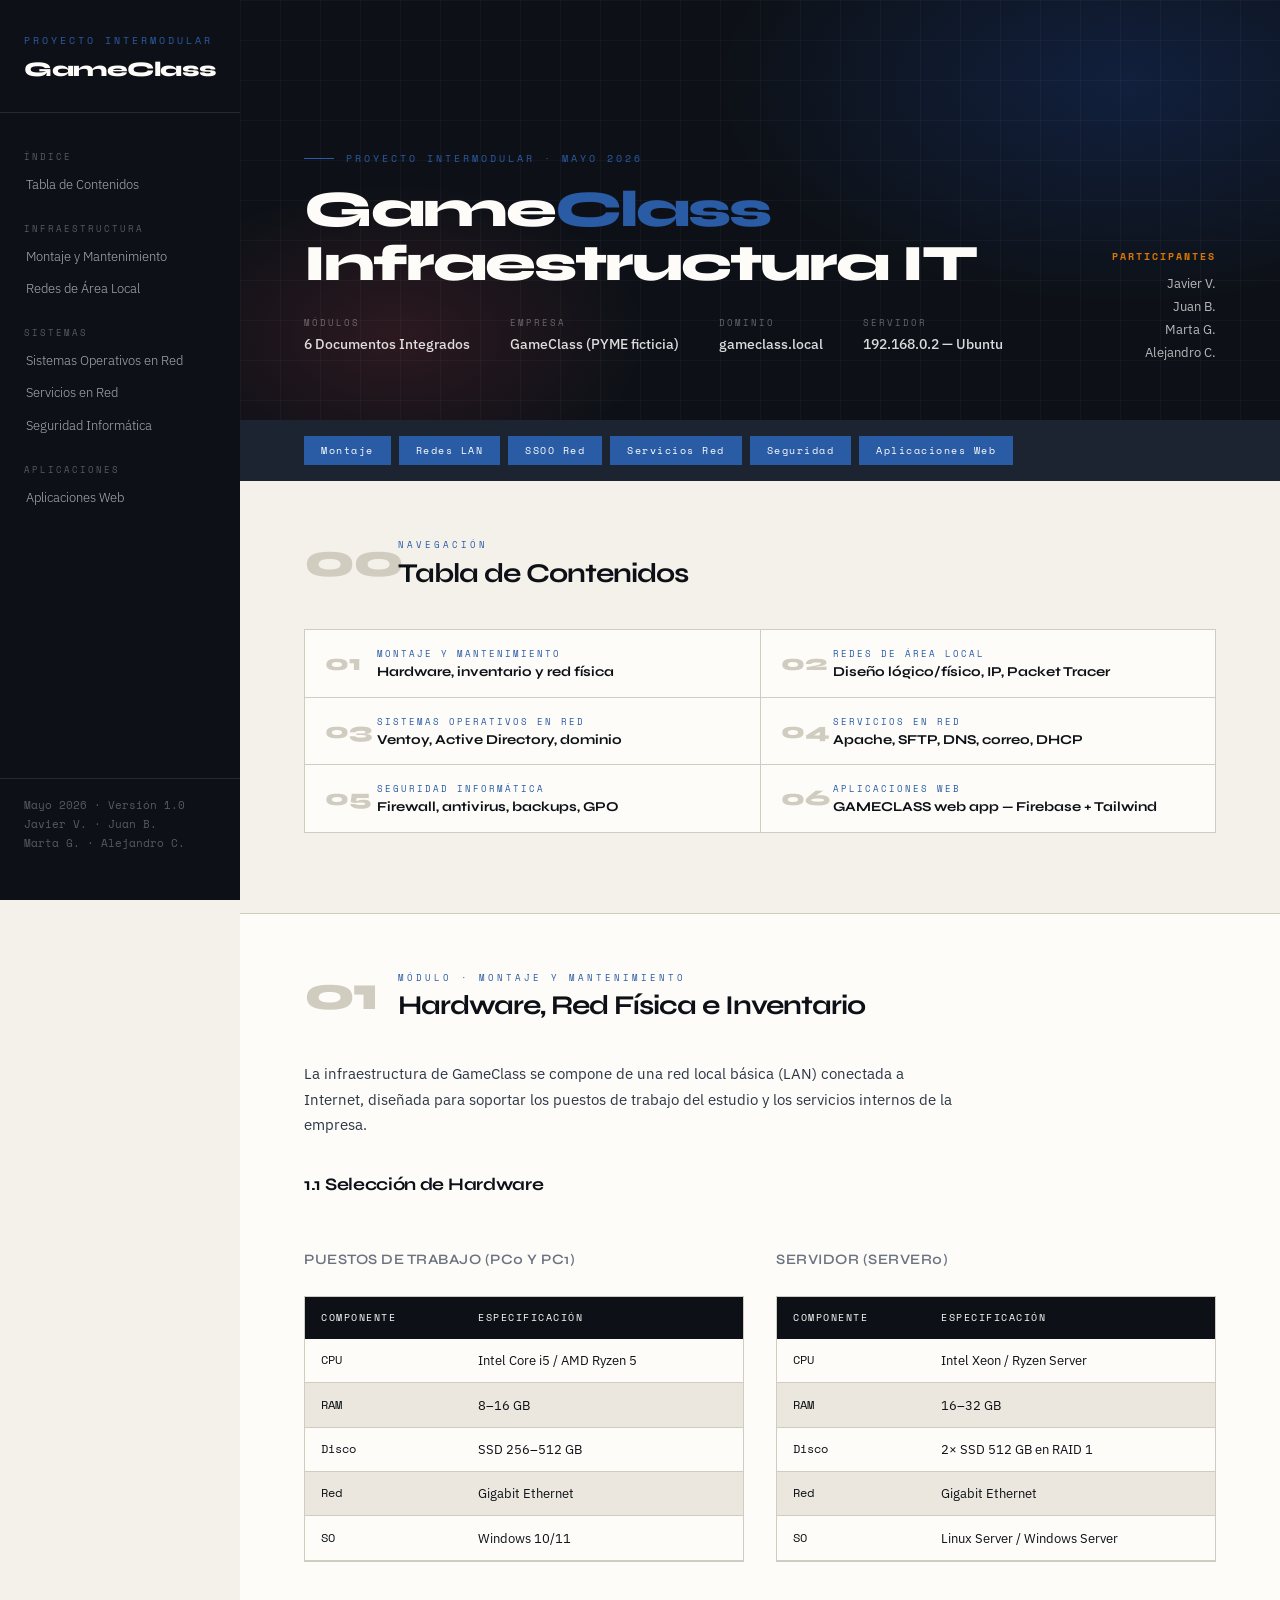
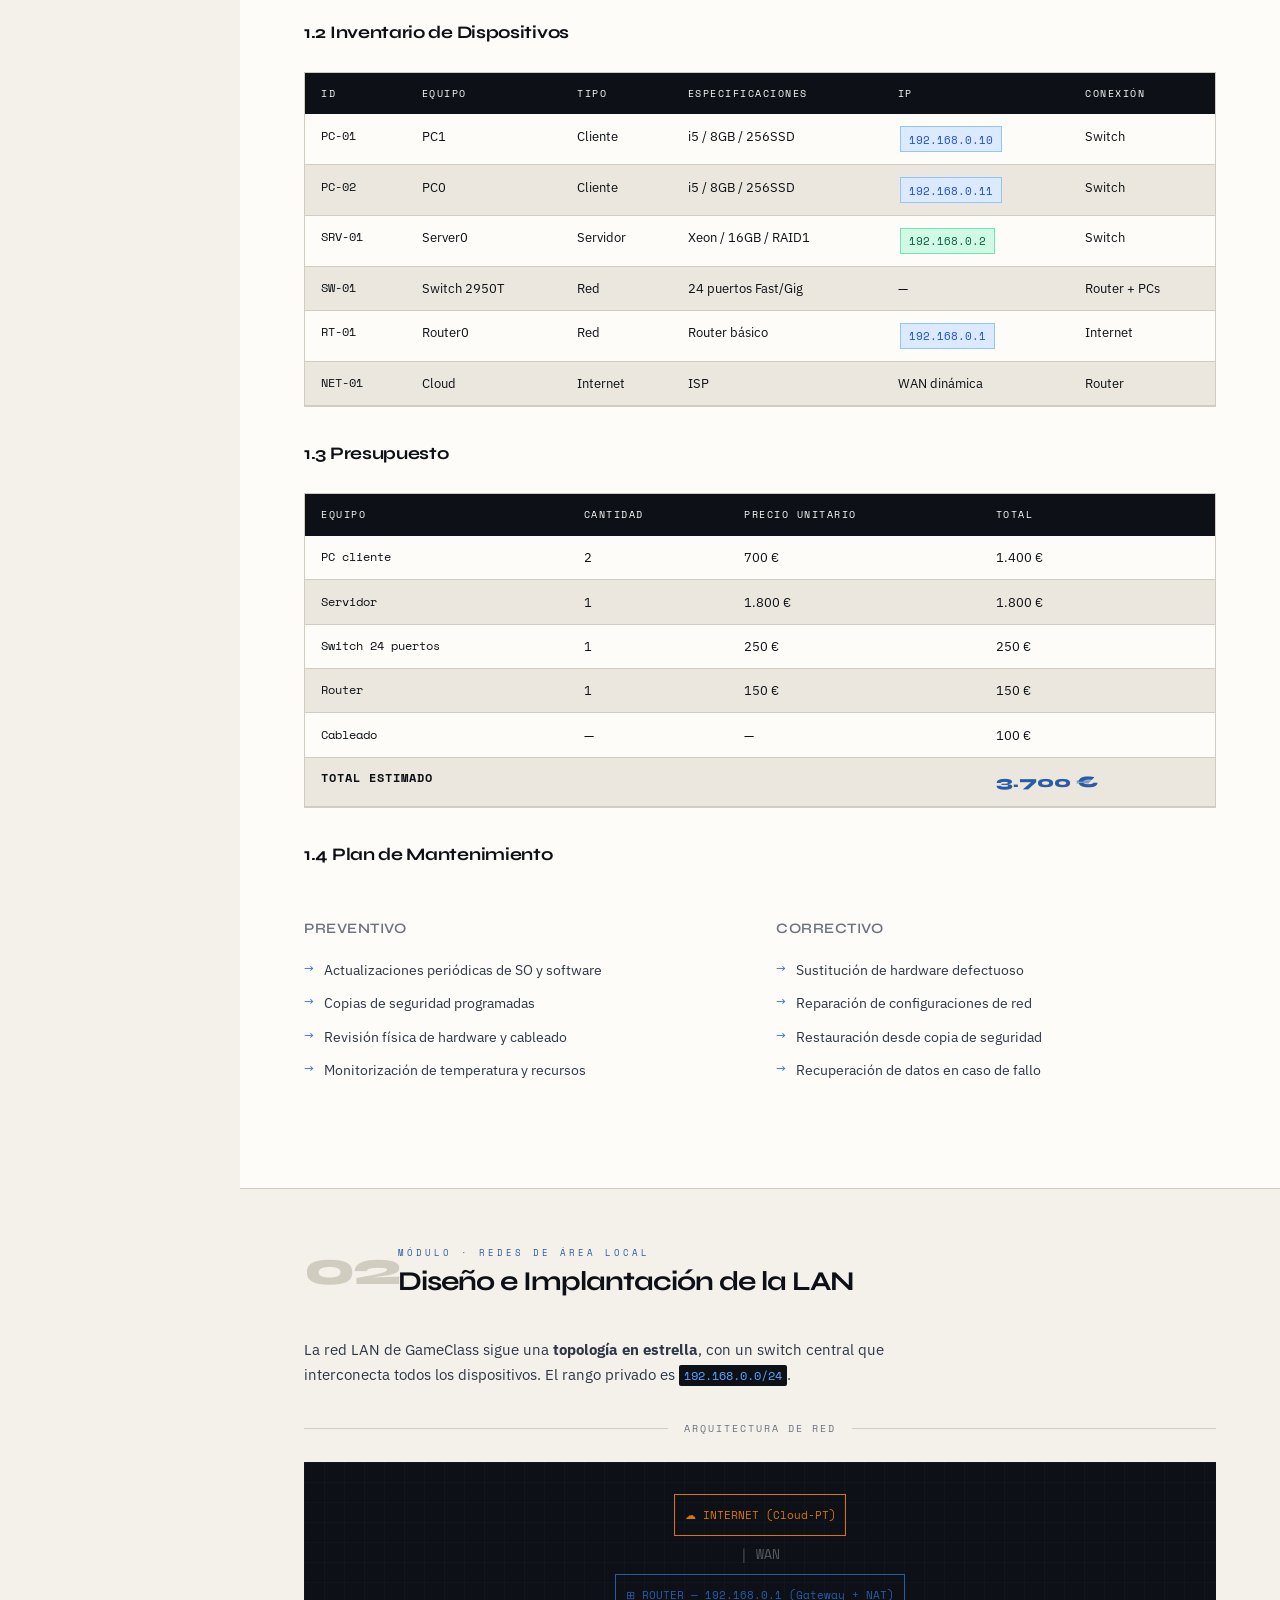
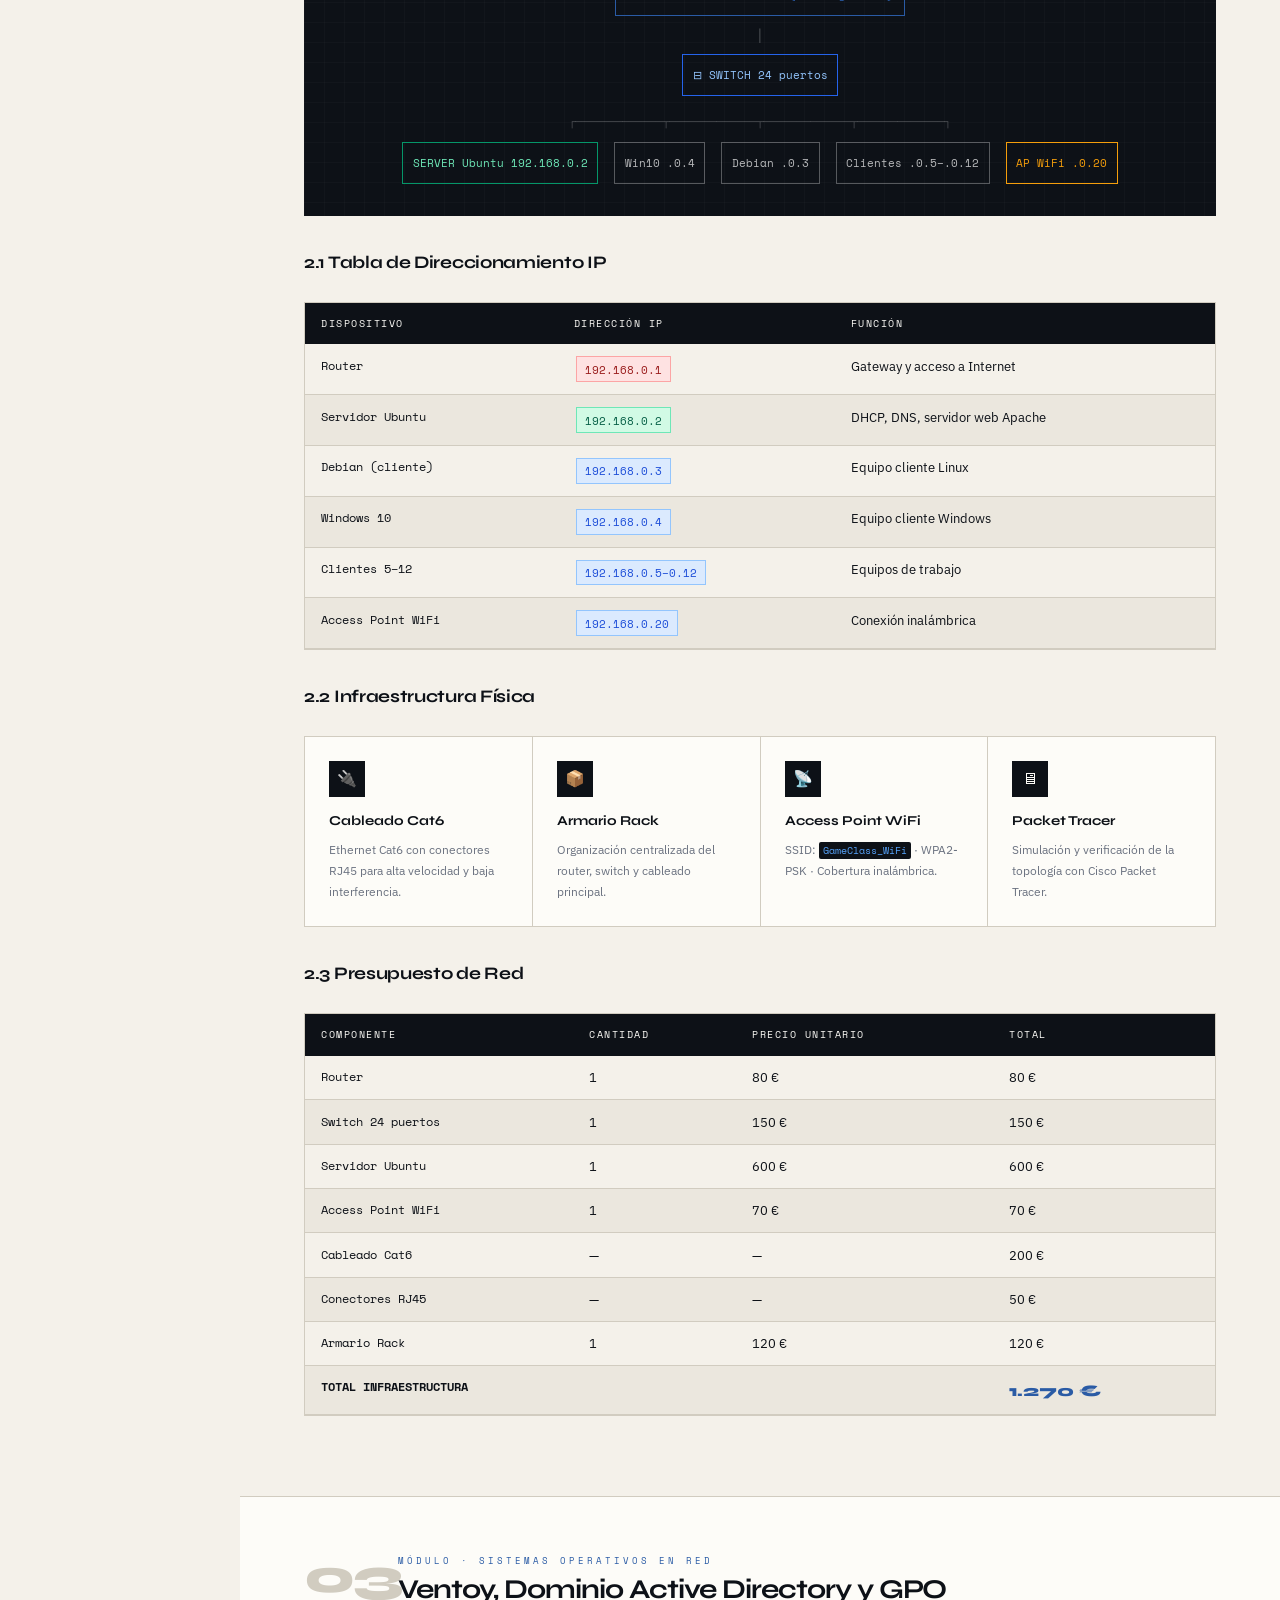
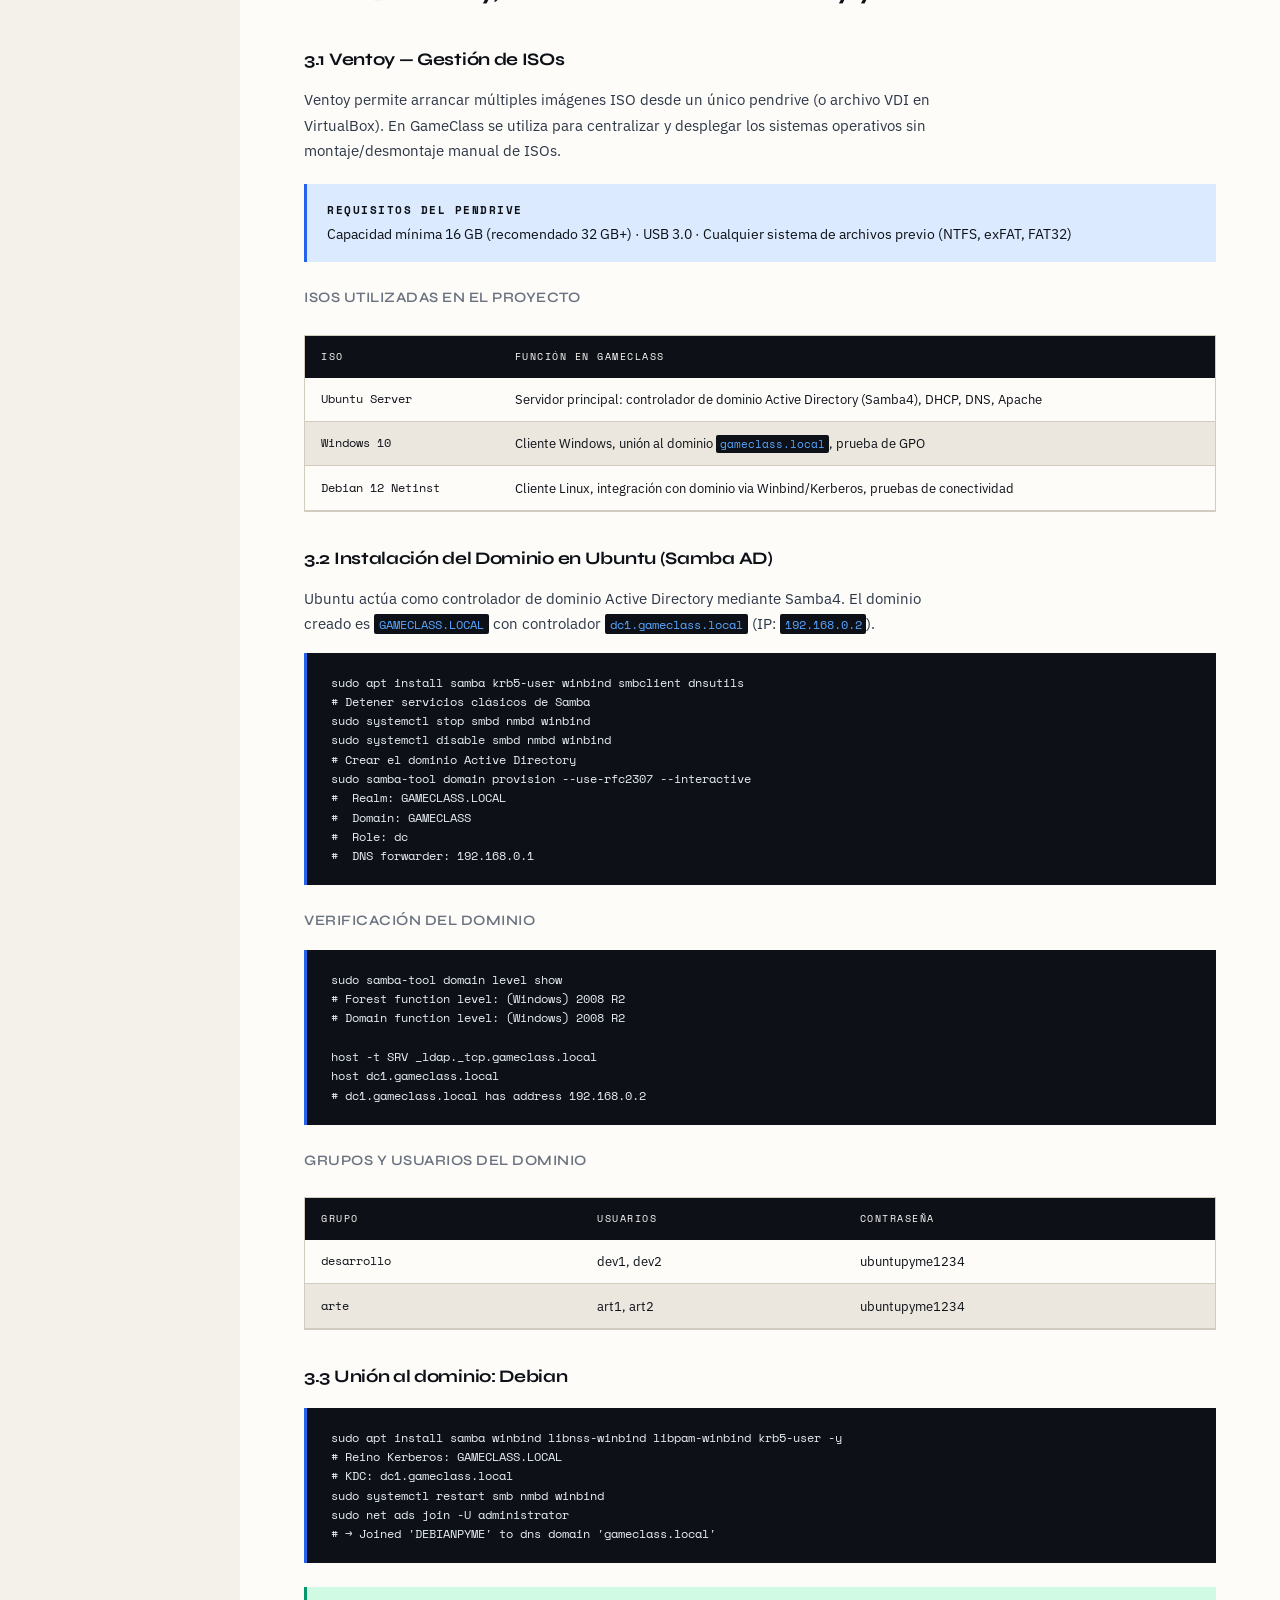
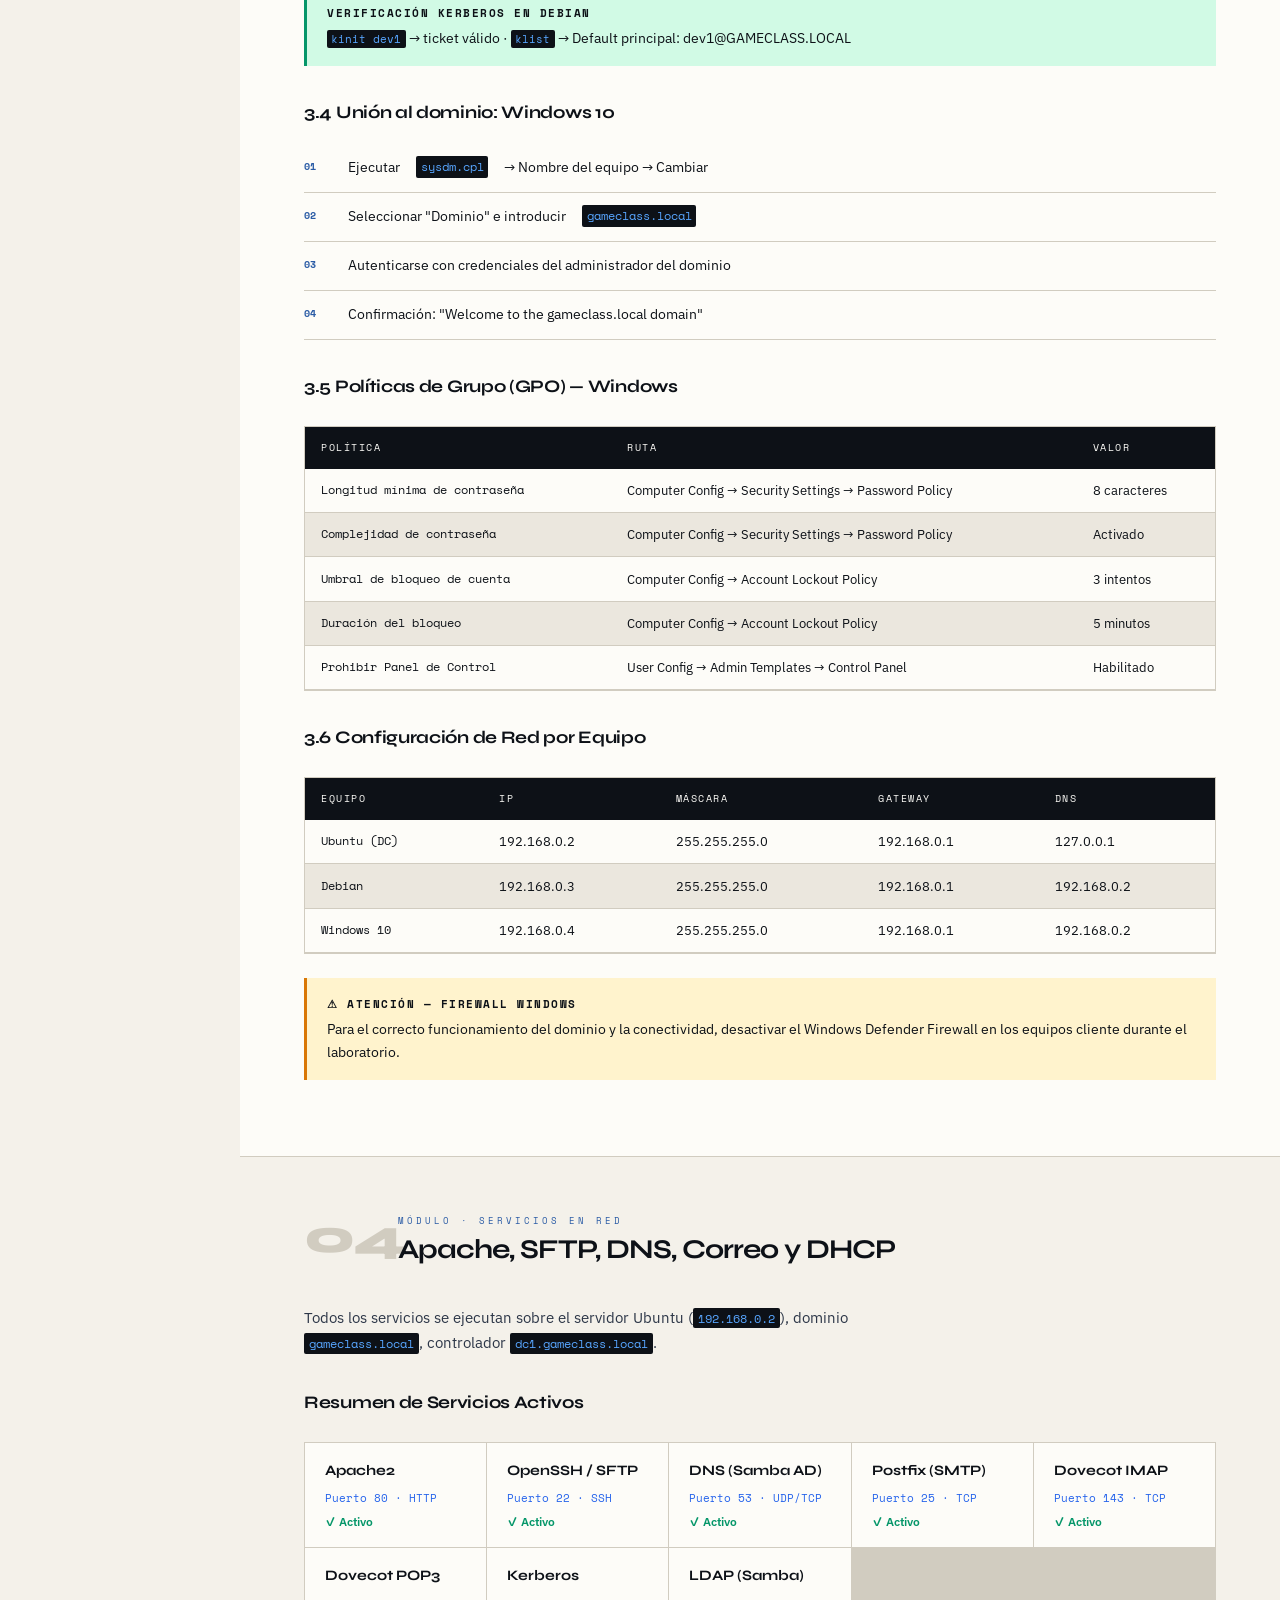
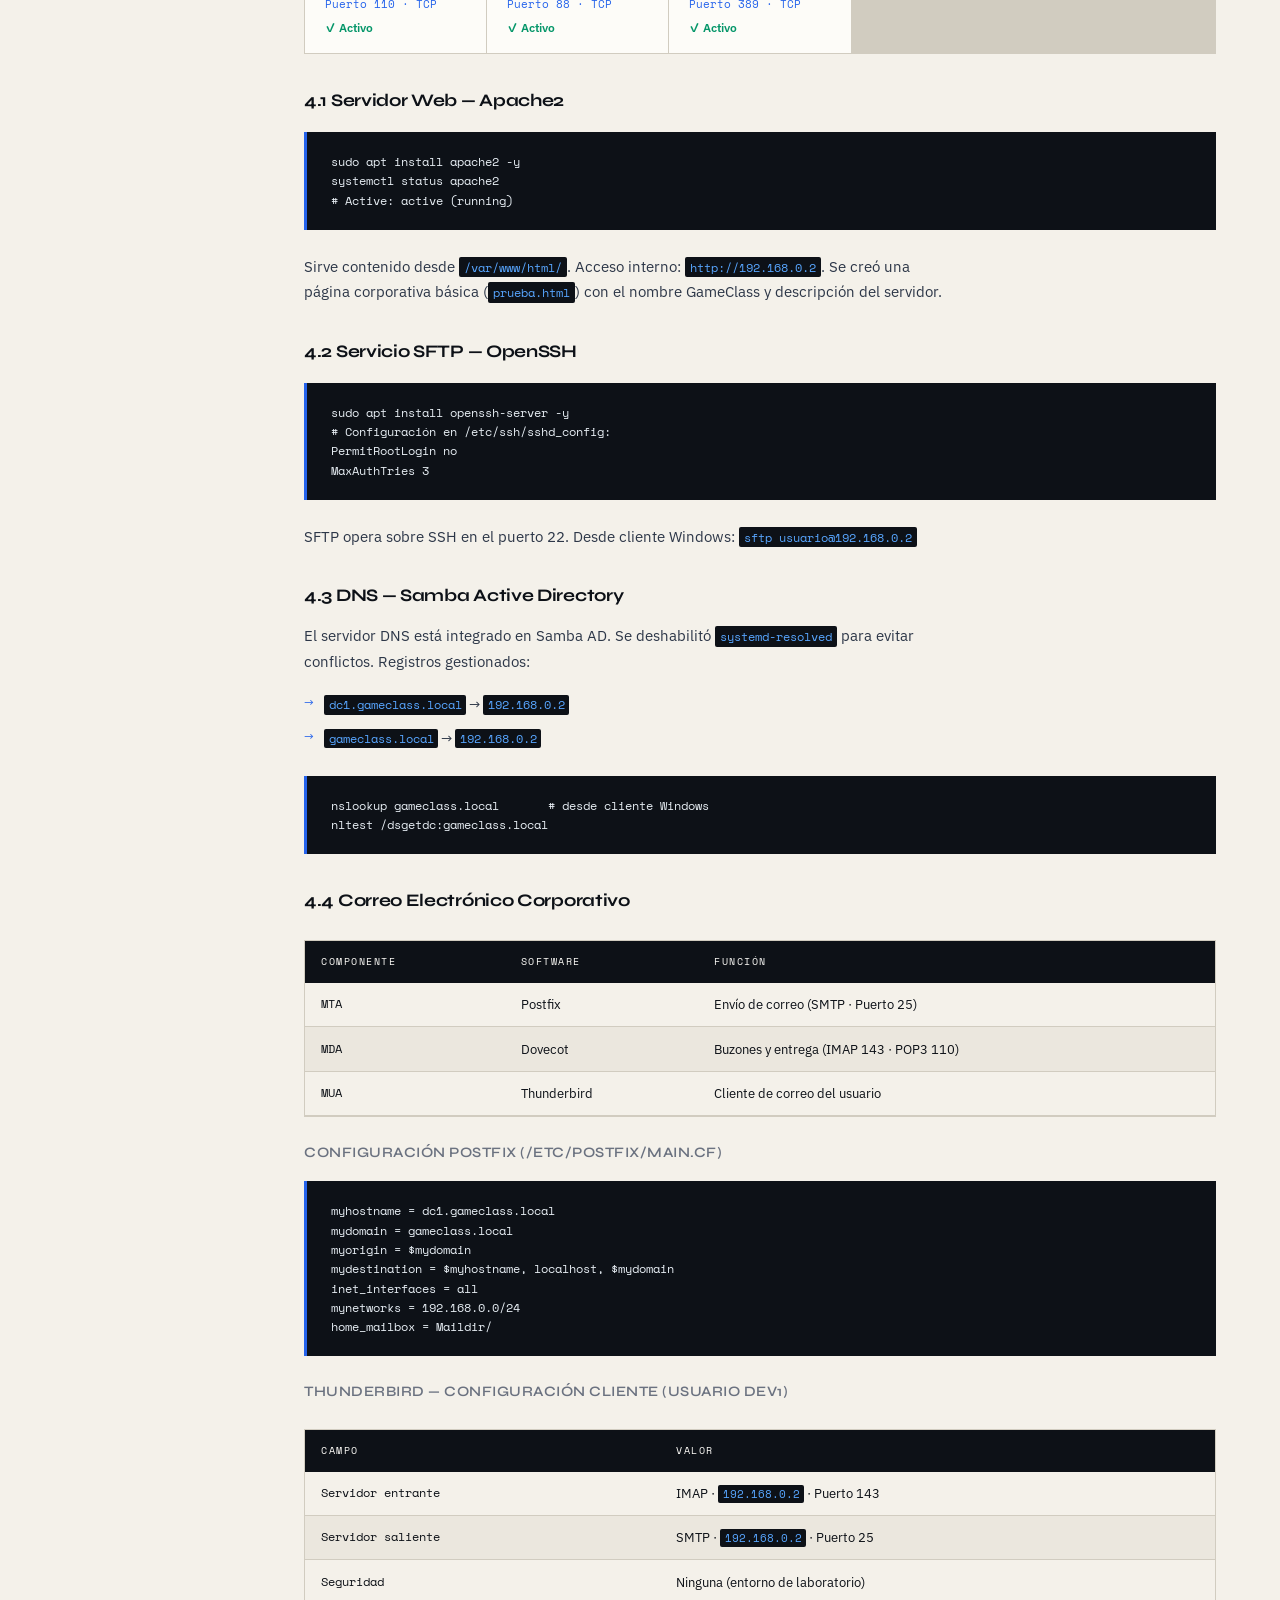
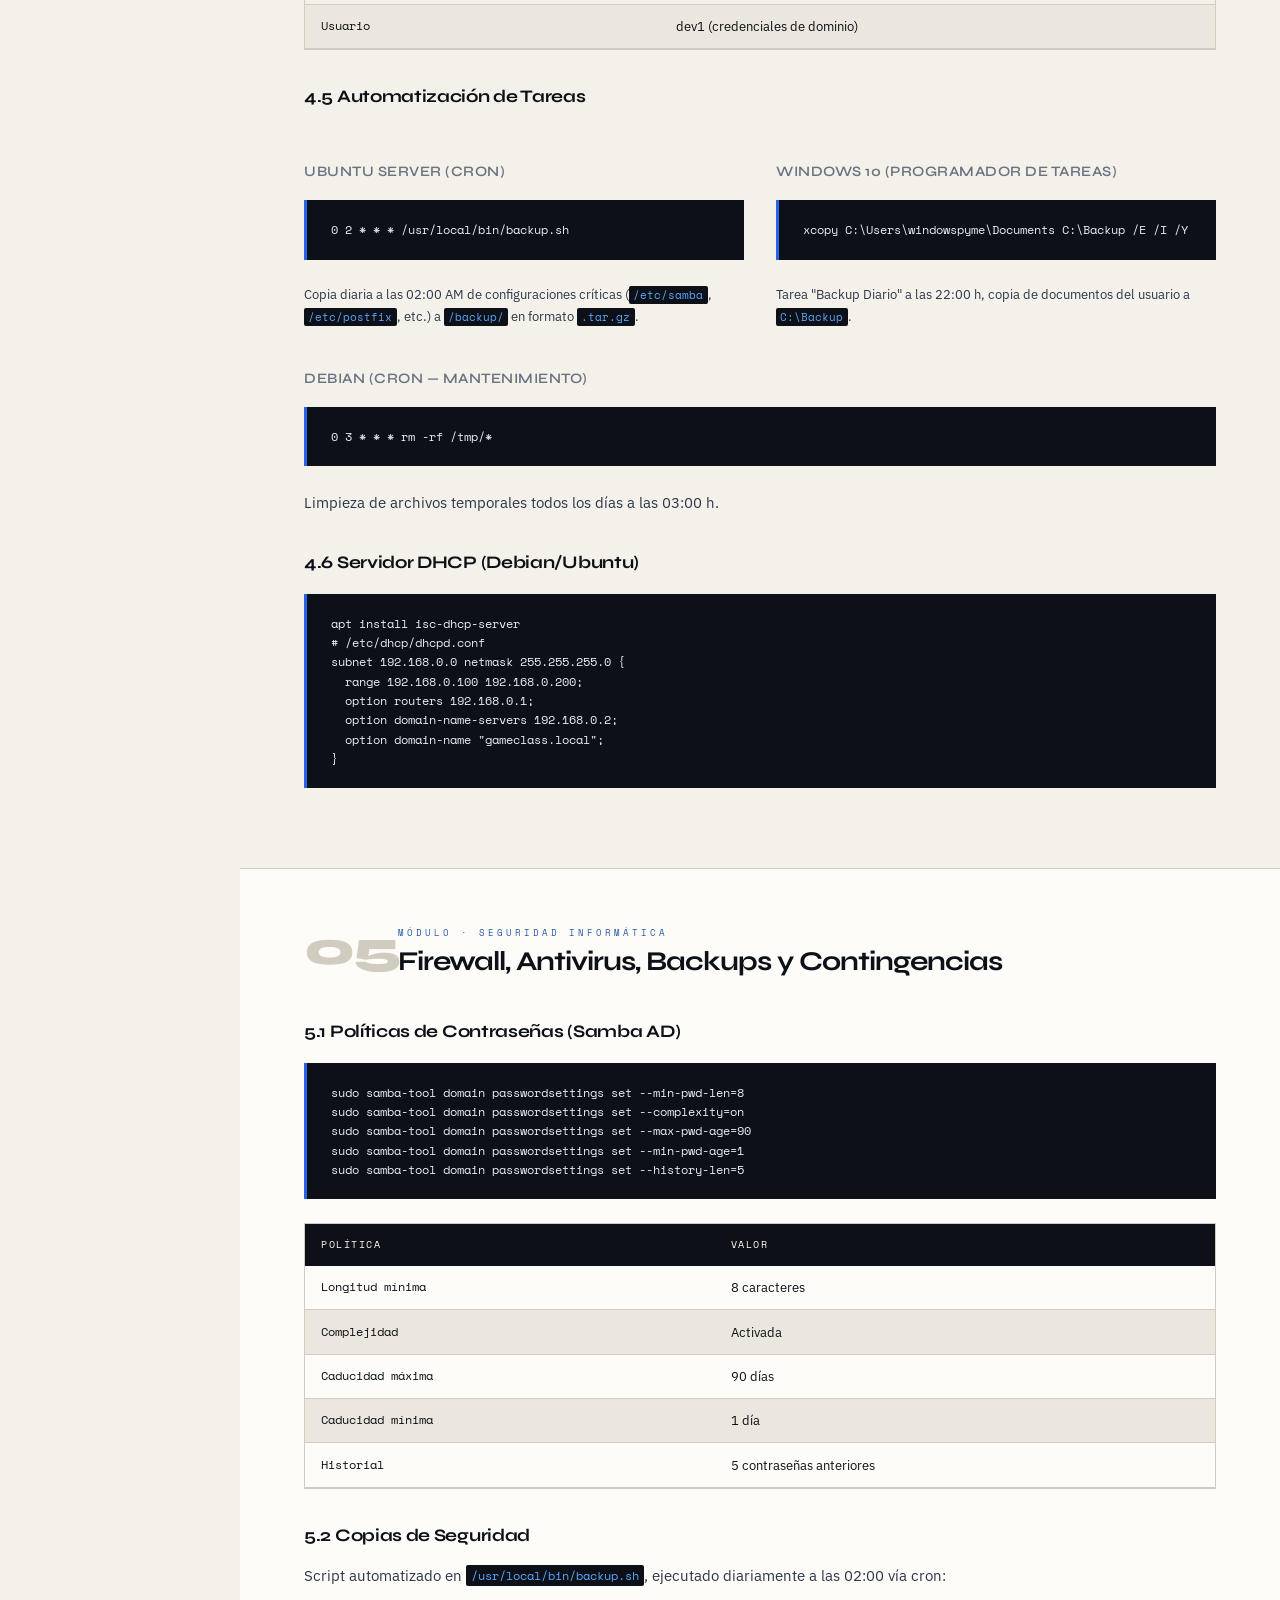
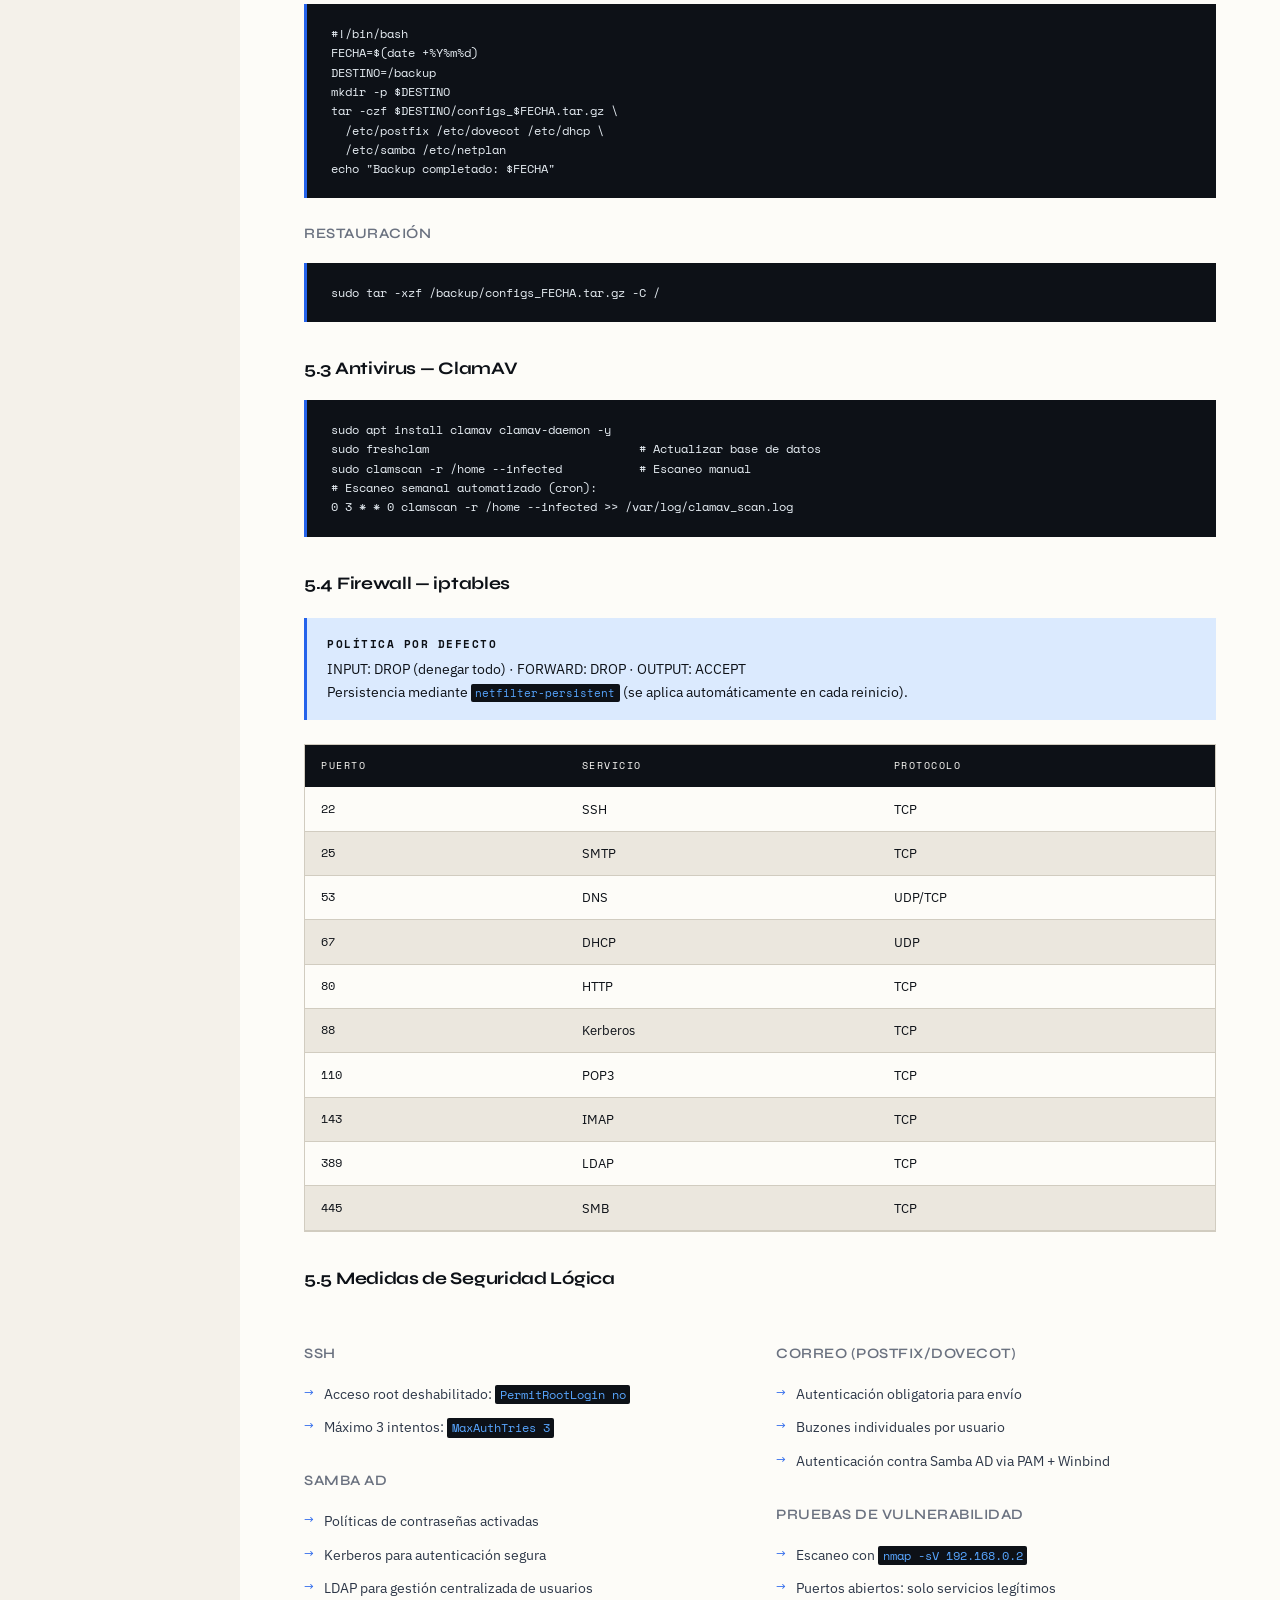
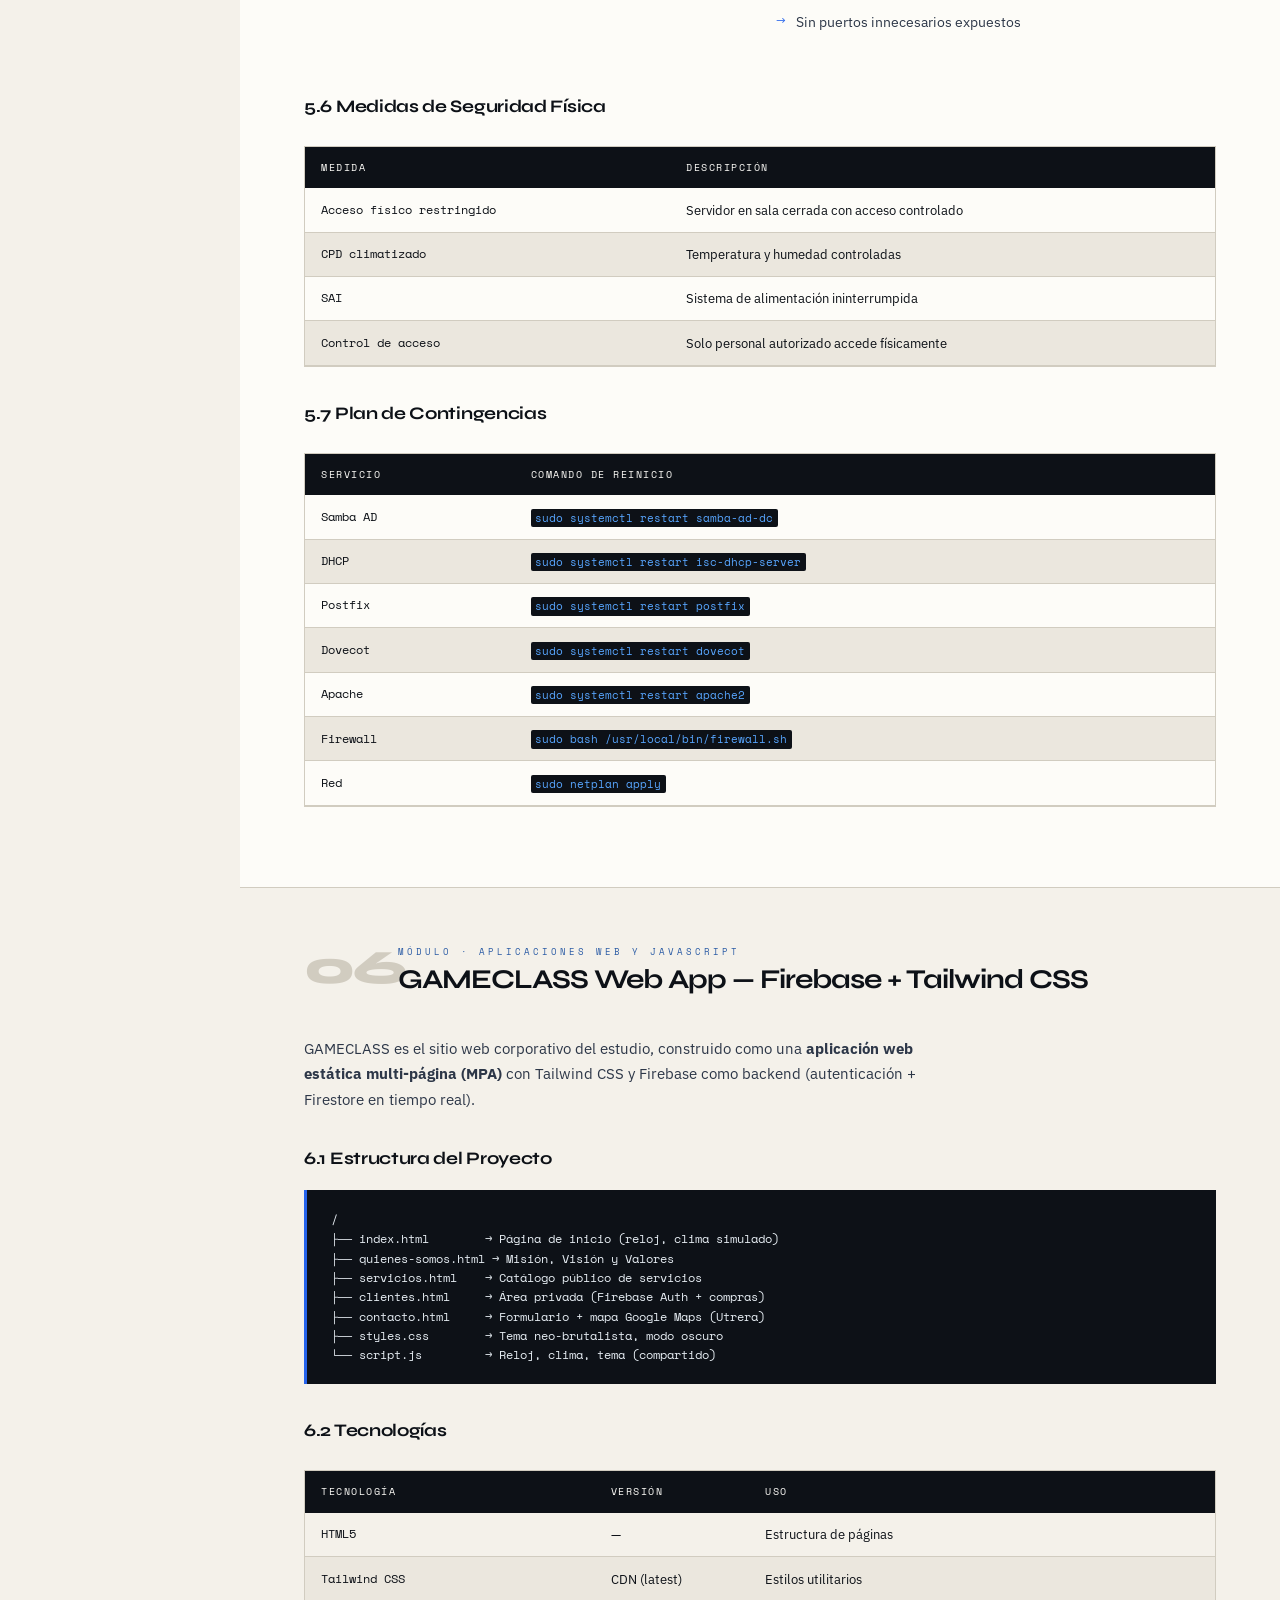
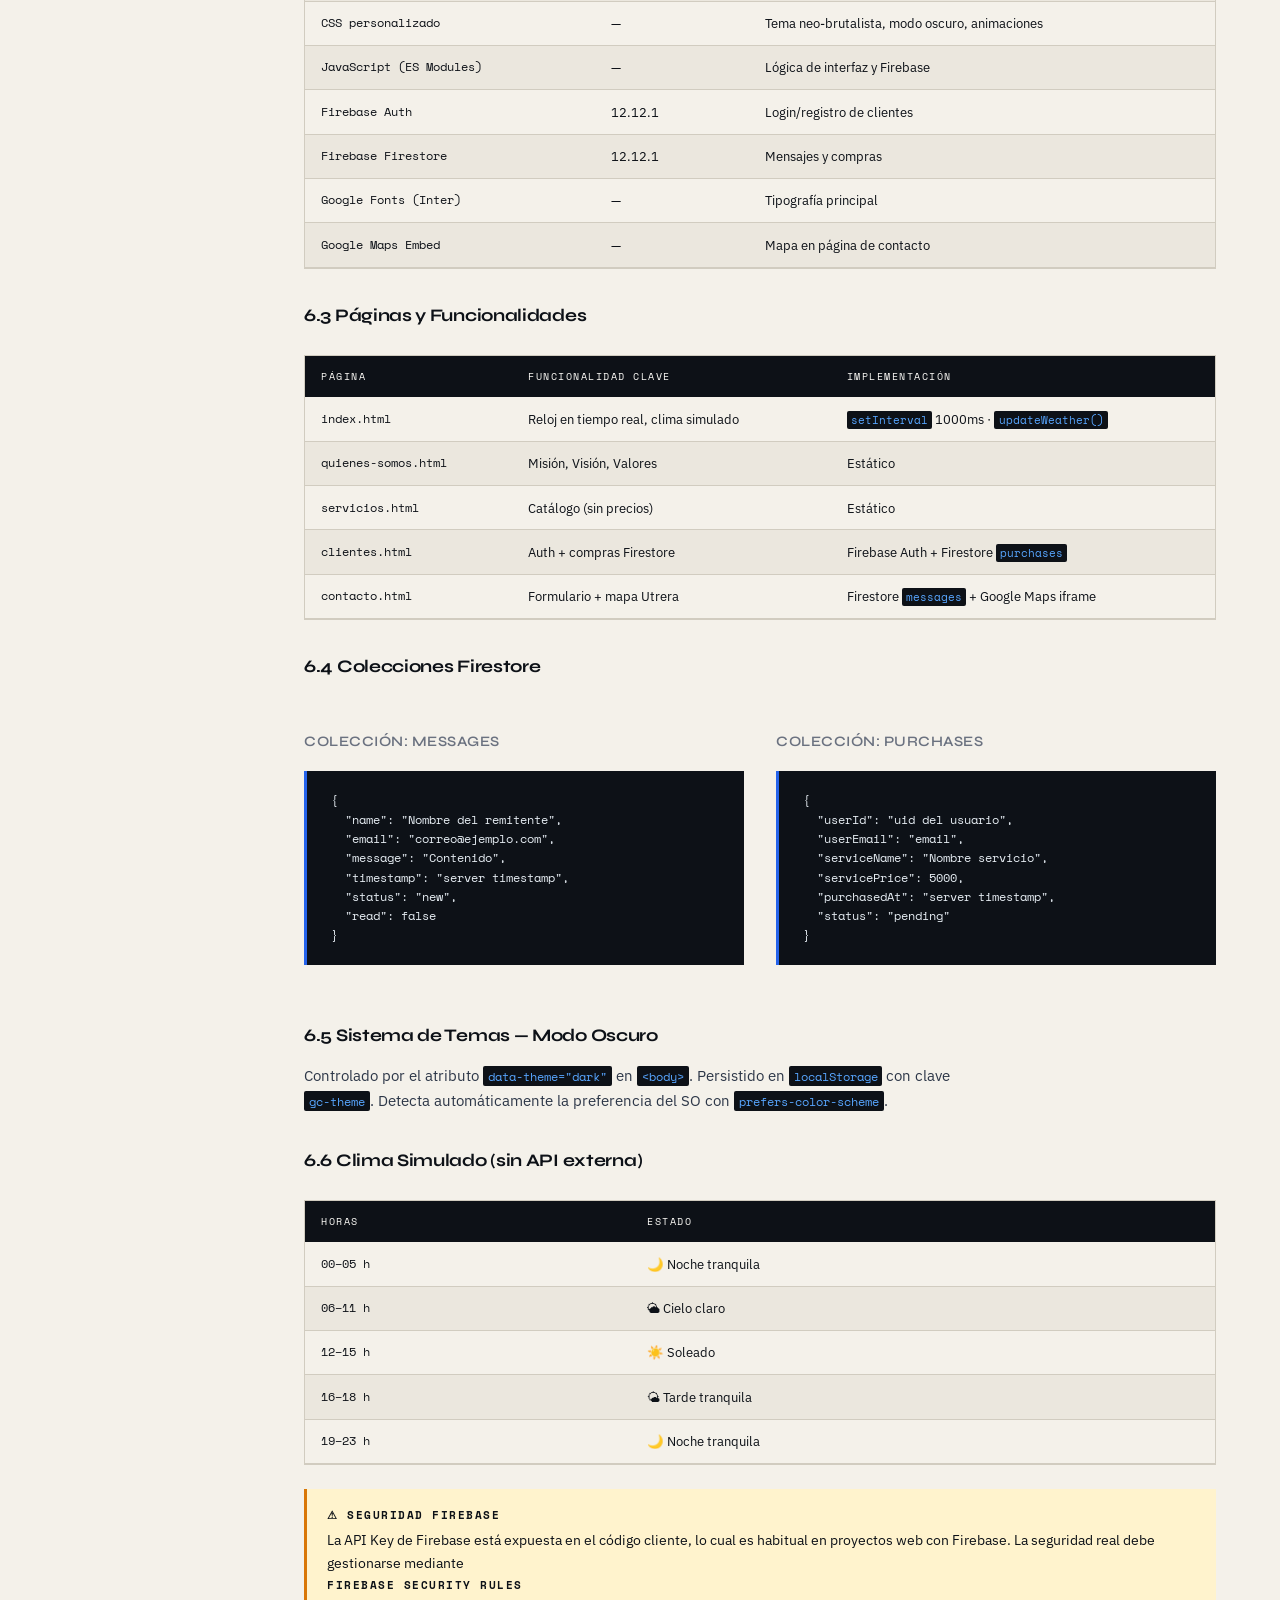
<file: memoria/gameclass_documentacion_intermodular.html>
<!DOCTYPE html>
<html lang="es">
<head>
<meta charset="UTF-8">
<meta name="viewport" content="width=device-width, initial-scale=1.0">
<title>GameClass — Proyecto Intermodular 2026</title>
<link href="https://fonts.googleapis.com/css2?family=Space+Mono:wght@400;700&family=Syne:wght@400;600;700;800&family=IBM+Plex+Sans:ital,wght@0,300;0,400;0,500;0,600;1,300&display=swap" rel="stylesheet">
<style>
  :root {
    --ink: #0d1117;
    --ink-soft: #1c2431;
    --surface: #f4f1ea;
    --surface-alt: #ebe7de;
    --accent: #2a5ba5;
    --accent2: #2563eb;
    --accent3: #059669;
    --gold: #d97706;
    --muted: #6b7280;
    --border: #d1ccc0;
    --white: #fdfcf8;
    --code-bg: #0d1117;
    --code-text: #58a6ff;
  }

  *, *::before, *::after { box-sizing: border-box; margin: 0; padding: 0; }

  html { scroll-behavior: smooth; }

  body {
    font-family: 'IBM Plex Sans', sans-serif;
    background-color: var(--surface);
    color: var(--ink);
    font-size: 15px;
    line-height: 1.7;
  }

  /* ── SIDEBAR NAV ── */
  .sidebar {
    position: fixed;
    left: 0; top: 0;
    width: 240px; height: 100vh;
    background: var(--ink);
    color: var(--surface);
    padding: 2rem 0;
    overflow-y: auto;
    z-index: 100;
    display: flex;
    flex-direction: column;
  }

  .sidebar-logo {
    padding: 0 1.5rem 1.5rem;
    border-bottom: 1px solid rgba(255,255,255,0.1);
    margin-bottom: 1rem;
  }

  .sidebar-logo .logo-tag {
    font-family: 'Space Mono', monospace;
    font-size: 0.6rem;
    color: var(--accent);
    letter-spacing: 3px;
    text-transform: uppercase;
    display: block;
    margin-bottom: 0.25rem;
  }

  .sidebar-logo h2 {
    font-family: 'Syne', sans-serif;
    font-weight: 800;
    font-size: 1.3rem;
    color: var(--white);
    letter-spacing: -0.5px;
  }

  .sidebar nav { flex: 1; }

  .nav-section {
    padding: 0.5rem 1.5rem 0.25rem;
    font-family: 'Space Mono', monospace;
    font-size: 0.58rem;
    letter-spacing: 2px;
    color: rgba(255,255,255,0.3);
    text-transform: uppercase;
    margin-top: 0.75rem;
  }

  .nav-item {
    display: block;
    padding: 0.45rem 1.5rem;
    color: rgba(255,255,255,0.65);
    text-decoration: none;
    font-size: 0.8rem;
    font-weight: 300;
    transition: all 0.2s;
    border-left: 2px solid transparent;
    line-height: 1.4;
  }

  .nav-item:hover {
    color: var(--white);
    border-left-color: var(--accent);
    background: rgba(255,255,255,0.04);
    padding-left: 1.75rem;
  }

  .sidebar-meta {
    padding: 1rem 1.5rem;
    border-top: 1px solid rgba(255,255,255,0.1);
    font-size: 0.7rem;
    color: rgba(255,255,255,0.3);
    font-family: 'Space Mono', monospace;
  }

  /* ── MAIN CONTENT ── */
  .main {
    margin-left: 240px;
    min-height: 100vh;
  }

  /* ── COVER ── */
  .cover {
    background: var(--ink);
    color: var(--white);
    padding: 5rem 4rem 4rem;
    position: relative;
    overflow: hidden;
    min-height: 420px;
    display: flex;
    flex-direction: column;
    justify-content: flex-end;
  }

  .cover::before {
    content: '';
    position: absolute;
    inset: 0;
    background:
      radial-gradient(ellipse 60% 80% at 85% 20%, rgba(37,99,235,0.18) 0%, transparent 65%),
      radial-gradient(ellipse 40% 60% at 15% 80%, rgba(232,72,85,0.14) 0%, transparent 60%);
  }

  .cover-grid {
    position: absolute;
    inset: 0;
    background-image:
      linear-gradient(rgba(255,255,255,0.03) 1px, transparent 1px),
      linear-gradient(90deg, rgba(255,255,255,0.03) 1px, transparent 1px);
    background-size: 40px 40px;
  }

  .cover-badge {
    font-family: 'Space Mono', monospace;
    font-size: 0.65rem;
    letter-spacing: 3px;
    color: var(--accent);
    text-transform: uppercase;
    margin-bottom: 1rem;
    position: relative;
    display: flex;
    align-items: center;
    gap: 0.75rem;
  }

  .cover-badge::before {
    content: '';
    display: inline-block;
    width: 30px;
    height: 1px;
    background: var(--accent);
  }

  .cover h1 {
    font-family: 'Syne', sans-serif;
    font-weight: 800;
    font-size: clamp(2.2rem, 4vw, 3.5rem);
    line-height: 1.05;
    letter-spacing: -2px;
    position: relative;
    margin-bottom: 1.5rem;
  }

  .cover h1 span {
    color: var(--accent);
  }

  .cover-meta {
    display: flex;
    gap: 2.5rem;
    position: relative;
    flex-wrap: wrap;
  }

  .meta-item {
    display: flex;
    flex-direction: column;
  }

  .meta-label {
    font-family: 'Space Mono', monospace;
    font-size: 0.58rem;
    letter-spacing: 2px;
    color: rgba(255,255,255,0.35);
    text-transform: uppercase;
    margin-bottom: 0.15rem;
  }

  .meta-value {
    font-size: 0.85rem;
    color: rgba(255,255,255,0.85);
    font-weight: 500;
  }

  .cover-participants {
    position: absolute;
    right: 4rem;
    bottom: 3.5rem;
    text-align: right;
    font-size: 0.8rem;
    color: rgba(255,255,255,0.5);
    font-family: 'IBM Plex Sans', sans-serif;
  }

  .cover-participants strong {
    display: block;
    font-family: 'Space Mono', monospace;
    font-size: 0.6rem;
    letter-spacing: 2px;
    text-transform: uppercase;
    color: var(--gold);
    margin-bottom: 0.5rem;
  }

  .cover-participants span {
    display: block;
    color: rgba(255,255,255,0.7);
    line-height: 1.8;
  }

  /* ── MODULE BANNER ── */
  .module-banner {
    background: var(--ink-soft);
    color: var(--white);
    padding: 1rem 4rem;
    display: flex;
    gap: 0;
    overflow: hidden;
  }

  .module-pill {
    font-family: 'Space Mono', monospace;
    font-size: 0.65rem;
    letter-spacing: 1.5px;
    padding: 0.3rem 1rem;
    border: 1px solid rgba(255,255,255,0.15);
    margin-right: 0.5rem;
    color: rgba(255,255,255,0.55);
    white-space: nowrap;
  }

  .module-pill.active {
    background: var(--accent);
    border-color: var(--accent);
    color: white;
  }

  /* ── PAGE SECTIONS ── */
  .section {
    padding: 3.5rem 4rem;
    border-bottom: 1px solid var(--border);
  }

  .section:nth-child(even) {
    background: var(--white);
  }

  .section-header {
    display: flex;
    align-items: flex-start;
    gap: 1.5rem;
    margin-bottom: 2.5rem;
  }

  .section-number {
    font-family: 'Syne', sans-serif;
    font-weight: 800;
    font-size: 3rem;
    color: var(--border);
    line-height: 1;
    letter-spacing: -2px;
    flex-shrink: 0;
    width: 70px;
    text-align: right;
  }

  .section-title-block {}

  .section-module {
    font-family: 'Space Mono', monospace;
    font-size: 0.58rem;
    letter-spacing: 3px;
    color: var(--accent);
    text-transform: uppercase;
    margin-bottom: 0.3rem;
  }

  .section-title {
    font-family: 'Syne', sans-serif;
    font-weight: 700;
    font-size: 1.7rem;
    letter-spacing: -1px;
    color: var(--ink);
    line-height: 1.15;
  }

  /* ── TYPOGRAPHY ── */
  h3 {
    font-family: 'Syne', sans-serif;
    font-weight: 700;
    font-size: 1.1rem;
    letter-spacing: -0.3px;
    margin: 2rem 0 0.75rem;
    color: var(--ink);
  }

  h4 {
    font-family: 'Syne', sans-serif;
    font-weight: 600;
    font-size: 0.9rem;
    letter-spacing: 0.5px;
    text-transform: uppercase;
    color: var(--muted);
    margin: 1.5rem 0 0.5rem;
  }

  p {
    margin-bottom: 0.9rem;
    color: #2d3748;
    max-width: 72ch;
  }

  /* ── TABLES ── */
  .table-wrap {
    overflow-x: auto;
    margin: 1.5rem 0;
    border: 1px solid var(--border);
  }

  table {
    width: 100%;
    border-collapse: collapse;
    font-size: 0.83rem;
  }

  thead {
    background: var(--ink);
    color: var(--white);
  }

  thead th {
    padding: 0.75rem 1rem;
    font-family: 'Space Mono', monospace;
    font-weight: 400;
    font-size: 0.65rem;
    letter-spacing: 1.5px;
    text-transform: uppercase;
    text-align: left;
  }

  tbody tr:nth-child(even) {
    background: var(--surface-alt);
  }

  tbody tr:hover {
    background: #dde8ff;
  }

  tbody td {
    padding: 0.65rem 1rem;
    border-bottom: 1px solid var(--border);
    vertical-align: top;
  }

  tbody td:first-child {
    font-family: 'Space Mono', monospace;
    font-size: 0.77rem;
    color: var(--ink);
    white-space: nowrap;
  }

  /* ── CODE BLOCKS ── */
  pre {
    background: var(--code-bg);
    color: #e6edf3;
    padding: 1.25rem 1.5rem;
    overflow-x: auto;
    margin: 1rem 0 1.5rem;
    font-family: 'Space Mono', monospace;
    font-size: 0.73rem;
    line-height: 1.65;
    border-left: 3px solid var(--accent2);
  }

  code {
    font-family: 'Space Mono', monospace;
    font-size: 0.82em;
    background: var(--ink);
    color: var(--code-text);
    padding: 0.1em 0.4em;
    border-radius: 2px;
  }

  pre code {
    background: none;
    padding: 0;
    color: inherit;
  }

  /* ── CALLOUT BOXES ── */
  .callout {
    padding: 1rem 1.25rem;
    margin: 1.25rem 0;
    border-left: 3px solid;
    font-size: 0.85rem;
  }

  .callout-warning {
    background: #fff3cd;
    border-color: var(--gold);
  }

  .callout-info {
    background: #dbeafe;
    border-color: var(--accent2);
  }

  .callout-success {
    background: #d1fae5;
    border-color: var(--accent3);
  }

  .callout-danger {
    background: #fee2e2;
    border-color: var(--accent);
  }

  .callout strong {
    font-family: 'Space Mono', monospace;
    font-size: 0.7rem;
    letter-spacing: 1.5px;
    text-transform: uppercase;
    display: block;
    margin-bottom: 0.3rem;
  }

  /* ── CARDS GRID ── */
  .cards-grid {
    display: grid;
    grid-template-columns: repeat(auto-fill, minmax(220px, 1fr));
    gap: 1px;
    background: var(--border);
    border: 1px solid var(--border);
    margin: 1.5rem 0;
  }

  .card {
    background: var(--white);
    padding: 1.5rem;
    transition: transform 0.15s;
  }

  .card:hover {
    background: var(--surface);
  }

  .card-icon {
    width: 36px; height: 36px;
    margin-bottom: 0.75rem;
    display: flex; align-items: center; justify-content: center;
    background: var(--ink);
    color: var(--white);
    font-size: 1rem;
  }

  .card h4 {
    font-family: 'Syne', sans-serif;
    font-weight: 700;
    font-size: 0.85rem;
    text-transform: none;
    letter-spacing: 0;
    color: var(--ink);
    margin: 0 0 0.4rem;
  }

  .card p {
    font-size: 0.78rem;
    color: var(--muted);
    margin: 0;
  }

  /* ── IP / SPEC BADGES ── */
  .badge {
    display: inline-block;
    font-family: 'Space Mono', monospace;
    font-size: 0.7rem;
    padding: 0.15rem 0.5rem;
    border: 1px solid var(--border);
    background: var(--surface-alt);
    color: var(--ink);
    margin: 0.1rem;
  }

  .badge-blue {
    background: #dbeafe;
    border-color: #93c5fd;
    color: #1d4ed8;
  }

  .badge-green {
    background: #d1fae5;
    border-color: #6ee7b7;
    color: #065f46;
  }

  .badge-red {
    background: #fee2e2;
    border-color: #fca5a5;
    color: #991b1b;
  }

  /* ── SERVICE TABLE SPECIAL ── */
  .service-grid {
    display: grid;
    grid-template-columns: repeat(auto-fill, minmax(180px, 1fr));
    gap: 1px;
    background: var(--border);
    border: 1px solid var(--border);
    margin: 1.5rem 0;
  }

  .service-item {
    background: var(--white);
    padding: 1rem 1.25rem;
    display: flex;
    flex-direction: column;
    gap: 0.3rem;
  }

  .service-name {
    font-family: 'Syne', sans-serif;
    font-weight: 700;
    font-size: 0.9rem;
  }

  .service-port {
    font-family: 'Space Mono', monospace;
    font-size: 0.7rem;
    color: var(--accent2);
  }

  .service-status {
    font-size: 0.72rem;
    font-weight: 600;
    color: var(--accent3);
  }

  /* ── DIVIDER ── */
  .divider {
    display: flex;
    align-items: center;
    gap: 1rem;
    margin: 2rem 0 1.5rem;
    color: var(--muted);
    font-family: 'Space Mono', monospace;
    font-size: 0.65rem;
    letter-spacing: 2px;
    text-transform: uppercase;
  }

  .divider::before, .divider::after {
    content: '';
    flex: 1;
    height: 1px;
    background: var(--border);
  }

  /* ── TOC ── */
  .toc-grid {
    display: grid;
    grid-template-columns: repeat(2, 1fr);
    gap: 1px;
    background: var(--border);
    border: 1px solid var(--border);
    margin: 1.5rem 0;
  }

  .toc-item {
    background: var(--white);
    padding: 1rem 1.25rem;
    display: flex;
    align-items: center;
    gap: 1rem;
    text-decoration: none;
    color: var(--ink);
    transition: background 0.15s;
  }

  .toc-item:hover {
    background: var(--ink);
    color: var(--white);
  }

  .toc-num {
    font-family: 'Syne', sans-serif;
    font-weight: 800;
    font-size: 1.4rem;
    color: var(--border);
    line-height: 1;
    width: 36px;
    flex-shrink: 0;
    transition: color 0.15s;
  }

  .toc-item:hover .toc-num { color: rgba(255,255,255,0.2); }

  .toc-text {}
  .toc-module {
    font-family: 'Space Mono', monospace;
    font-size: 0.58rem;
    letter-spacing: 2px;
    color: var(--accent);
    text-transform: uppercase;
    display: block;
    margin-bottom: 0.15rem;
    transition: color 0.15s;
  }

  .toc-item:hover .toc-module { color: var(--accent); }

  .toc-title {
    font-family: 'Syne', sans-serif;
    font-weight: 700;
    font-size: 0.85rem;
    line-height: 1.2;
    transition: color 0.15s;
  }

  /* ── STEP LIST ── */
  .step-list {
    counter-reset: steps;
    list-style: none;
    margin: 1rem 0 1.5rem;
  }

  .step-list li {
    counter-increment: steps;
    display: flex;
    gap: 1rem;
    padding: 0.75rem 0;
    border-bottom: 1px solid var(--border);
    font-size: 0.88rem;
    align-items: flex-start;
  }

  .step-list li::before {
    content: counter(steps, decimal-leading-zero);
    font-family: 'Space Mono', monospace;
    font-size: 0.65rem;
    color: var(--accent);
    font-weight: 700;
    flex-shrink: 0;
    padding-top: 0.1rem;
    width: 28px;
  }

  /* ── BULLET LIST ── */
  ul.doc-list {
    list-style: none;
    margin: 0.75rem 0 1.25rem;
    padding: 0;
  }

  ul.doc-list li {
    padding: 0.3rem 0 0.3rem 1.25rem;
    position: relative;
    font-size: 0.88rem;
    color: #2d3748;
  }

  ul.doc-list li::before {
    content: '→';
    position: absolute;
    left: 0;
    color: var(--accent2);
    font-size: 0.75rem;
  }

  /* ── FOOTER ── */
  .doc-footer {
    background: var(--ink);
    color: rgba(255,255,255,0.4);
    padding: 1.5rem 4rem;
    font-family: 'Space Mono', monospace;
    font-size: 0.65rem;
    letter-spacing: 1px;
    display: flex;
    justify-content: space-between;
    align-items: center;
    flex-wrap: wrap;
    gap: 1rem;
  }

  /* ── NETWORK DIAGRAM ── */
  .network-visual {
    background: var(--ink);
    color: var(--white);
    padding: 2rem;
    margin: 1.5rem 0;
    font-family: 'Space Mono', monospace;
    font-size: 0.75rem;
    line-height: 2.2;
    position: relative;
    overflow: hidden;
  }

  .network-visual::before {
    content: '';
    position: absolute;
    inset: 0;
    background-image:
      linear-gradient(rgba(255,255,255,0.02) 1px, transparent 1px),
      linear-gradient(90deg, rgba(255,255,255,0.02) 1px, transparent 1px);
    background-size: 20px 20px;
  }

  .net-node {
    display: inline-block;
    padding: 0.2rem 0.6rem;
    border: 1px solid rgba(255,255,255,0.2);
    color: var(--code-text);
    font-size: 0.7rem;
    position: relative;
  }

  .net-internet { border-color: var(--gold); color: var(--gold); }
  .net-router { border-color: var(--accent); color: var(--accent); }
  .net-switch { border-color: var(--accent2); color: #93c5fd; }
  .net-server { border-color: var(--accent3); color: #6ee7b7; }
  .net-client { border-color: rgba(255,255,255,0.3); color: rgba(255,255,255,0.7); }

  /* ── TWO COL ── */
  .two-col {
    display: grid;
    grid-template-columns: 1fr 1fr;
    gap: 2rem;
    margin: 1.5rem 0;
  }

  @media (max-width: 900px) {
    .two-col { grid-template-columns: 1fr; }
    .toc-grid { grid-template-columns: 1fr; }
    .sidebar { display: none; }
    .main { margin-left: 0; }
    .section { padding: 2.5rem 1.5rem; }
    .cover { padding: 3rem 1.5rem 2.5rem; }
    .cover-participants { position: static; text-align: left; margin-top: 1.5rem; }
    .module-banner { padding: 1rem 1.5rem; }
    .doc-footer { padding: 1.5rem; }
  }

  /* ── ANIMATIONS ── */
  @keyframes fadeUp {
    from { opacity: 0; transform: translateY(16px); }
    to { opacity: 1; transform: translateY(0); }
  }

  .cover > * { animation: fadeUp 0.6s ease both; }
  .cover-badge { animation-delay: 0.05s; }
  .cover h1 { animation-delay: 0.15s; }
  .cover-meta { animation-delay: 0.25s; }
  .cover-participants { animation-delay: 0.3s; }
</style>
</head>
<body>

<!-- SIDEBAR -->
<aside class="sidebar">
  <div class="sidebar-logo">
    <span class="logo-tag">Proyecto Intermodular</span>
    <h2>GameClass</h2>
  </div>
  <nav>
    <div class="nav-section">Índice</div>
    <a class="nav-item" href="#toc">Tabla de Contenidos</a>

    <div class="nav-section">Infraestructura</div>
    <a class="nav-item" href="#montaje">Montaje y Mantenimiento</a>
    <a class="nav-item" href="#redes">Redes de Área Local</a>

    <div class="nav-section">Sistemas</div>
    <a class="nav-item" href="#sistemas">Sistemas Operativos en Red</a>
    <a class="nav-item" href="#servicios">Servicios en Red</a>
    <a class="nav-item" href="#seguridad">Seguridad Informática</a>

    <div class="nav-section">Aplicaciones</div>
    <a class="nav-item" href="#webapp">Aplicaciones Web</a>
  </nav>
  <div class="sidebar-meta">
    Mayo 2026 · Versión 1.0<br>
    Javier V. · Juan B.<br>
    Marta G. · Alejandro C.
  </div>
</aside>

<!-- MAIN -->
<main class="main">

<!-- COVER -->
<header class="cover">
  <div class="cover-grid"></div>
  <div class="cover-badge">Proyecto Intermodular · Mayo 2026</div>
  <h1>Game<span>Class</span><br>Infraestructura IT</h1>
  <div class="cover-meta">
    <div class="meta-item">
      <span class="meta-label">Módulos</span>
      <span class="meta-value">6 Documentos Integrados</span>
    </div>
    <div class="meta-item">
      <span class="meta-label">Empresa</span>
      <span class="meta-value">GameClass (PYME ficticia)</span>
    </div>
    <div class="meta-item">
      <span class="meta-label">Dominio</span>
      <span class="meta-value">gameclass.local</span>
    </div>
    <div class="meta-item">
      <span class="meta-label">Servidor</span>
      <span class="meta-value">192.168.0.2 — Ubuntu</span>
    </div>
  </div>
  <div class="cover-participants">
    <strong>Participantes</strong>
    <span>Javier V.</span>
    <span>Juan B.</span>
    <span>Marta G.</span>
    <span>Alejandro C.</span>
  </div>
</header>

<!-- MODULE PILLS -->
<div class="module-banner">
  <span class="module-pill active">Montaje</span>
  <span class="module-pill active">Redes LAN</span>
  <span class="module-pill active">SSOO Red</span>
  <span class="module-pill active">Servicios Red</span>
  <span class="module-pill active">Seguridad</span>
  <span class="module-pill active">Aplicaciones Web</span>
</div>

<!-- TABLE OF CONTENTS -->
<section class="section" id="toc">
  <div class="section-header">
    <div class="section-number">00</div>
    <div class="section-title-block">
      <div class="section-module">Navegación</div>
      <h2 class="section-title">Tabla de Contenidos</h2>
    </div>
  </div>

  <div class="toc-grid">
    <a class="toc-item" href="#montaje">
      <div class="toc-num">01</div>
      <div class="toc-text">
        <span class="toc-module">Montaje y Mantenimiento</span>
        <div class="toc-title">Hardware, inventario y red física</div>
      </div>
    </a>
    <a class="toc-item" href="#redes">
      <div class="toc-num">02</div>
      <div class="toc-text">
        <span class="toc-module">Redes de Área Local</span>
        <div class="toc-title">Diseño lógico/físico, IP, Packet Tracer</div>
      </div>
    </a>
    <a class="toc-item" href="#sistemas">
      <div class="toc-num">03</div>
      <div class="toc-text">
        <span class="toc-module">Sistemas Operativos en Red</span>
        <div class="toc-title">Ventoy, Active Directory, dominio</div>
      </div>
    </a>
    <a class="toc-item" href="#servicios">
      <div class="toc-num">04</div>
      <div class="toc-text">
        <span class="toc-module">Servicios en Red</span>
        <div class="toc-title">Apache, SFTP, DNS, correo, DHCP</div>
      </div>
    </a>
    <a class="toc-item" href="#seguridad">
      <div class="toc-num">05</div>
      <div class="toc-text">
        <span class="toc-module">Seguridad Informática</span>
        <div class="toc-title">Firewall, antivirus, backups, GPO</div>
      </div>
    </a>
    <a class="toc-item" href="#webapp">
      <div class="toc-num">06</div>
      <div class="toc-text">
        <span class="toc-module">Aplicaciones Web</span>
        <div class="toc-title">GAMECLASS web app — Firebase + Tailwind</div>
      </div>
    </a>
  </div>
</section>

<!-- ══════════════════════════════════════════ -->
<!-- MÓDULO 01 — MONTAJE Y MANTENIMIENTO        -->
<!-- ══════════════════════════════════════════ -->
<section class="section" id="montaje">
  <div class="section-header">
    <div class="section-number">01</div>
    <div class="section-title-block">
      <div class="section-module">Módulo · Montaje y Mantenimiento</div>
      <h2 class="section-title">Hardware, Red Física e Inventario</h2>
    </div>
  </div>

  <p>La infraestructura de GameClass se compone de una red local básica (LAN) conectada a Internet, diseñada para soportar los puestos de trabajo del estudio y los servicios internos de la empresa.</p>

  <h3>1.1 Selección de Hardware</h3>

  <div class="two-col">
    <div>
      <h4>Puestos de Trabajo (PC0 y PC1)</h4>
      <div class="table-wrap">
        <table>
          <thead><tr><th>Componente</th><th>Especificación</th></tr></thead>
          <tbody>
            <tr><td>CPU</td><td>Intel Core i5 / AMD Ryzen 5</td></tr>
            <tr><td>RAM</td><td>8–16 GB</td></tr>
            <tr><td>Disco</td><td>SSD 256–512 GB</td></tr>
            <tr><td>Red</td><td>Gigabit Ethernet</td></tr>
            <tr><td>SO</td><td>Windows 10/11</td></tr>
          </tbody>
        </table>
      </div>
    </div>
    <div>
      <h4>Servidor (Server0)</h4>
      <div class="table-wrap">
        <table>
          <thead><tr><th>Componente</th><th>Especificación</th></tr></thead>
          <tbody>
            <tr><td>CPU</td><td>Intel Xeon / Ryzen Server</td></tr>
            <tr><td>RAM</td><td>16–32 GB</td></tr>
            <tr><td>Disco</td><td>2× SSD 512 GB en RAID 1</td></tr>
            <tr><td>Red</td><td>Gigabit Ethernet</td></tr>
            <tr><td>SO</td><td>Linux Server / Windows Server</td></tr>
          </tbody>
        </table>
      </div>
    </div>
  </div>

  <h3>1.2 Inventario de Dispositivos</h3>

  <div class="table-wrap">
    <table>
      <thead>
        <tr><th>ID</th><th>Equipo</th><th>Tipo</th><th>Especificaciones</th><th>IP</th><th>Conexión</th></tr>
      </thead>
      <tbody>
        <tr><td>PC-01</td><td>PC1</td><td>Cliente</td><td>i5 / 8GB / 256SSD</td><td><span class="badge badge-blue">192.168.0.10</span></td><td>Switch</td></tr>
        <tr><td>PC-02</td><td>PC0</td><td>Cliente</td><td>i5 / 8GB / 256SSD</td><td><span class="badge badge-blue">192.168.0.11</span></td><td>Switch</td></tr>
        <tr><td>SRV-01</td><td>Server0</td><td>Servidor</td><td>Xeon / 16GB / RAID1</td><td><span class="badge badge-green">192.168.0.2</span></td><td>Switch</td></tr>
        <tr><td>SW-01</td><td>Switch 2950T</td><td>Red</td><td>24 puertos Fast/Gig</td><td>—</td><td>Router + PCs</td></tr>
        <tr><td>RT-01</td><td>Router0</td><td>Red</td><td>Router básico</td><td><span class="badge badge-blue">192.168.0.1</span></td><td>Internet</td></tr>
        <tr><td>NET-01</td><td>Cloud</td><td>Internet</td><td>ISP</td><td>WAN dinámica</td><td>Router</td></tr>
      </tbody>
    </table>
  </div>

  <h3>1.3 Presupuesto</h3>

  <div class="table-wrap">
    <table>
      <thead><tr><th>Equipo</th><th>Cantidad</th><th>Precio unitario</th><th>Total</th></tr></thead>
      <tbody>
        <tr><td>PC cliente</td><td>2</td><td>700 €</td><td>1.400 €</td></tr>
        <tr><td>Servidor</td><td>1</td><td>1.800 €</td><td>1.800 €</td></tr>
        <tr><td>Switch 24 puertos</td><td>1</td><td>250 €</td><td>250 €</td></tr>
        <tr><td>Router</td><td>1</td><td>150 €</td><td>150 €</td></tr>
        <tr><td>Cableado</td><td>—</td><td>—</td><td>100 €</td></tr>
        <tr><td colspan="3" style="font-family:'Space Mono',monospace;font-weight:700;font-size:0.75rem;letter-spacing:1px;">TOTAL ESTIMADO</td><td style="font-family:'Syne',sans-serif;font-weight:800;font-size:1rem;color:var(--accent);">3.700 €</td></tr>
      </tbody>
    </table>
  </div>

  <h3>1.4 Plan de Mantenimiento</h3>
  <div class="two-col">
    <div>
      <h4>Preventivo</h4>
      <ul class="doc-list">
        <li>Actualizaciones periódicas de SO y software</li>
        <li>Copias de seguridad programadas</li>
        <li>Revisión física de hardware y cableado</li>
        <li>Monitorización de temperatura y recursos</li>
      </ul>
    </div>
    <div>
      <h4>Correctivo</h4>
      <ul class="doc-list">
        <li>Sustitución de hardware defectuoso</li>
        <li>Reparación de configuraciones de red</li>
        <li>Restauración desde copia de seguridad</li>
        <li>Recuperación de datos en caso de fallo</li>
      </ul>
    </div>
  </div>
</section>

<!-- ══════════════════════════════════════════ -->
<!-- MÓDULO 02 — REDES DE ÁREA LOCAL            -->
<!-- ══════════════════════════════════════════ -->
<section class="section" id="redes">
  <div class="section-header">
    <div class="section-number">02</div>
    <div class="section-title-block">
      <div class="section-module">Módulo · Redes de Área Local</div>
      <h2 class="section-title">Diseño e Implantación de la LAN</h2>
    </div>
  </div>

  <p>La red LAN de GameClass sigue una <strong>topología en estrella</strong>, con un switch central que interconecta todos los dispositivos. El rango privado es <code>192.168.0.0/24</code>.</p>

  <div class="divider">Arquitectura de red</div>

  <div class="network-visual">
    <div style="position:relative;z-index:1;text-align:center;line-height:3;">
      <div><span class="net-node net-internet">☁ INTERNET (Cloud-PT)</span></div>
      <div style="font-size:0.8rem;color:rgba(255,255,255,0.3);">│ WAN</div>
      <div><span class="net-node net-router">⊞ ROUTER — 192.168.0.1 (Gateway + NAT)</span></div>
      <div style="font-size:0.8rem;color:rgba(255,255,255,0.3);">│</div>
      <div><span class="net-node net-switch">⊟ SWITCH 24 puertos</span></div>
      <div style="font-size:0.7rem;color:rgba(255,255,255,0.25);margin-top:0.5rem;">┌─────────────┬─────────────┬─────────────┬─────────────┐</div>
      <div style="display:flex;justify-content:center;gap:1rem;flex-wrap:wrap;margin-top:0.25rem;">
        <span class="net-node net-server">SERVER Ubuntu 192.168.0.2</span>
        <span class="net-node net-client">Win10 .0.4</span>
        <span class="net-node net-client">Debian .0.3</span>
        <span class="net-node net-client">Clientes .0.5–.0.12</span>
        <span class="net-node" style="border-color:#f59e0b;color:#f59e0b;">AP WiFi .0.20</span>
      </div>
    </div>
  </div>

  <h3>2.1 Tabla de Direccionamiento IP</h3>

  <div class="table-wrap">
    <table>
      <thead><tr><th>Dispositivo</th><th>Dirección IP</th><th>Función</th></tr></thead>
      <tbody>
        <tr><td>Router</td><td><span class="badge badge-red">192.168.0.1</span></td><td>Gateway y acceso a Internet</td></tr>
        <tr><td>Servidor Ubuntu</td><td><span class="badge badge-green">192.168.0.2</span></td><td>DHCP, DNS, servidor web Apache</td></tr>
        <tr><td>Debian (cliente)</td><td><span class="badge badge-blue">192.168.0.3</span></td><td>Equipo cliente Linux</td></tr>
        <tr><td>Windows 10</td><td><span class="badge badge-blue">192.168.0.4</span></td><td>Equipo cliente Windows</td></tr>
        <tr><td>Clientes 5–12</td><td><span class="badge badge-blue">192.168.0.5–0.12</span></td><td>Equipos de trabajo</td></tr>
        <tr><td>Access Point WiFi</td><td><span class="badge badge-blue">192.168.0.20</span></td><td>Conexión inalámbrica</td></tr>
      </tbody>
    </table>
  </div>

  <h3>2.2 Infraestructura Física</h3>

  <div class="cards-grid">
    <div class="card">
      <div class="card-icon">🔌</div>
      <h4>Cableado Cat6</h4>
      <p>Ethernet Cat6 con conectores RJ45 para alta velocidad y baja interferencia.</p>
    </div>
    <div class="card">
      <div class="card-icon">📦</div>
      <h4>Armario Rack</h4>
      <p>Organización centralizada del router, switch y cableado principal.</p>
    </div>
    <div class="card">
      <div class="card-icon">📡</div>
      <h4>Access Point WiFi</h4>
      <p>SSID: <code>GameClass_WiFi</code> · WPA2-PSK · Cobertura inalámbrica.</p>
    </div>
    <div class="card">
      <div class="card-icon">🖥</div>
      <h4>Packet Tracer</h4>
      <p>Simulación y verificación de la topología con Cisco Packet Tracer.</p>
    </div>
  </div>

  <h3>2.3 Presupuesto de Red</h3>
  <div class="table-wrap">
    <table>
      <thead><tr><th>Componente</th><th>Cantidad</th><th>Precio unitario</th><th>Total</th></tr></thead>
      <tbody>
        <tr><td>Router</td><td>1</td><td>80 €</td><td>80 €</td></tr>
        <tr><td>Switch 24 puertos</td><td>1</td><td>150 €</td><td>150 €</td></tr>
        <tr><td>Servidor Ubuntu</td><td>1</td><td>600 €</td><td>600 €</td></tr>
        <tr><td>Access Point WiFi</td><td>1</td><td>70 €</td><td>70 €</td></tr>
        <tr><td>Cableado Cat6</td><td>—</td><td>—</td><td>200 €</td></tr>
        <tr><td>Conectores RJ45</td><td>—</td><td>—</td><td>50 €</td></tr>
        <tr><td>Armario Rack</td><td>1</td><td>120 €</td><td>120 €</td></tr>
        <tr><td colspan="3" style="font-family:'Space Mono',monospace;font-weight:700;font-size:0.75rem;">TOTAL INFRAESTRUCTURA</td><td style="font-family:'Syne',sans-serif;font-weight:800;font-size:1rem;color:var(--accent);">1.270 €</td></tr>
      </tbody>
    </table>
  </div>
</section>

<!-- ══════════════════════════════════════════ -->
<!-- MÓDULO 03 — SISTEMAS OPERATIVOS EN RED     -->
<!-- ══════════════════════════════════════════ -->
<section class="section" id="sistemas">
  <div class="section-header">
    <div class="section-number">03</div>
    <div class="section-title-block">
      <div class="section-module">Módulo · Sistemas Operativos en Red</div>
      <h2 class="section-title">Ventoy, Dominio Active Directory y GPO</h2>
    </div>
  </div>

  <h3>3.1 Ventoy — Gestión de ISOs</h3>
  <p>Ventoy permite arrancar múltiples imágenes ISO desde un único pendrive (o archivo VDI en VirtualBox). En GameClass se utiliza para centralizar y desplegar los sistemas operativos sin montaje/desmontaje manual de ISOs.</p>

  <div class="callout callout-info">
    <strong>Requisitos del Pendrive</strong>
    Capacidad mínima 16 GB (recomendado 32 GB+) · USB 3.0 · Cualquier sistema de archivos previo (NTFS, exFAT, FAT32)
  </div>

  <h4>ISOs utilizadas en el proyecto</h4>
  <div class="table-wrap">
    <table>
      <thead><tr><th>ISO</th><th>Función en GameClass</th></tr></thead>
      <tbody>
        <tr><td>Ubuntu Server</td><td>Servidor principal: controlador de dominio Active Directory (Samba4), DHCP, DNS, Apache</td></tr>
        <tr><td>Windows 10</td><td>Cliente Windows, unión al dominio <code>gameclass.local</code>, prueba de GPO</td></tr>
        <tr><td>Debian 12 Netinst</td><td>Cliente Linux, integración con dominio via Winbind/Kerberos, pruebas de conectividad</td></tr>
      </tbody>
    </table>
  </div>

  <h3>3.2 Instalación del Dominio en Ubuntu (Samba AD)</h3>
  <p>Ubuntu actúa como controlador de dominio Active Directory mediante Samba4. El dominio creado es <code>GAMECLASS.LOCAL</code> con controlador <code>dc1.gameclass.local</code> (IP: <code>192.168.0.2</code>).</p>

  <pre>sudo apt install samba krb5-user winbind smbclient dnsutils
# Detener servicios clásicos de Samba
sudo systemctl stop smbd nmbd winbind
sudo systemctl disable smbd nmbd winbind
# Crear el dominio Active Directory
sudo samba-tool domain provision --use-rfc2307 --interactive
#  Realm: GAMECLASS.LOCAL
#  Domain: GAMECLASS
#  Role: dc
#  DNS forwarder: 192.168.0.1</pre>

  <h4>Verificación del dominio</h4>
  <pre>sudo samba-tool domain level show
# Forest function level: (Windows) 2008 R2
# Domain function level: (Windows) 2008 R2

host -t SRV _ldap._tcp.gameclass.local
host dc1.gameclass.local
# dc1.gameclass.local has address 192.168.0.2</pre>

  <h4>Grupos y usuarios del dominio</h4>
  <div class="table-wrap">
    <table>
      <thead><tr><th>Grupo</th><th>Usuarios</th><th>Contraseña</th></tr></thead>
      <tbody>
        <tr><td>desarrollo</td><td>dev1, dev2</td><td>ubuntupyme1234</td></tr>
        <tr><td>arte</td><td>art1, art2</td><td>ubuntupyme1234</td></tr>
      </tbody>
    </table>
  </div>

  <h3>3.3 Unión al dominio: Debian</h3>
  <pre>sudo apt install samba winbind libnss-winbind libpam-winbind krb5-user -y
# Reino Kerberos: GAMECLASS.LOCAL
# KDC: dc1.gameclass.local
sudo systemctl restart smb nmbd winbind
sudo net ads join -U administrator
# → Joined 'DEBIANPYME' to dns domain 'gameclass.local'</pre>

  <div class="callout callout-success">
    <strong>Verificación Kerberos en Debian</strong>
    <code>kinit dev1</code> → ticket válido · <code>klist</code> → Default principal: dev1@GAMECLASS.LOCAL
  </div>

  <h3>3.4 Unión al dominio: Windows 10</h3>
  <ol class="step-list">
    <li>Ejecutar <code>sysdm.cpl</code> → Nombre del equipo → Cambiar</li>
    <li>Seleccionar "Dominio" e introducir <code>gameclass.local</code></li>
    <li>Autenticarse con credenciales del administrador del dominio</li>
    <li>Confirmación: "Welcome to the gameclass.local domain"</li>
  </ol>

  <h3>3.5 Políticas de Grupo (GPO) — Windows</h3>
  <div class="table-wrap">
    <table>
      <thead><tr><th>Política</th><th>Ruta</th><th>Valor</th></tr></thead>
      <tbody>
        <tr><td>Longitud mínima de contraseña</td><td>Computer Config → Security Settings → Password Policy</td><td>8 caracteres</td></tr>
        <tr><td>Complejidad de contraseña</td><td>Computer Config → Security Settings → Password Policy</td><td>Activado</td></tr>
        <tr><td>Umbral de bloqueo de cuenta</td><td>Computer Config → Account Lockout Policy</td><td>3 intentos</td></tr>
        <tr><td>Duración del bloqueo</td><td>Computer Config → Account Lockout Policy</td><td>5 minutos</td></tr>
        <tr><td>Prohibir Panel de Control</td><td>User Config → Admin Templates → Control Panel</td><td>Habilitado</td></tr>
      </tbody>
    </table>
  </div>

  <h3>3.6 Configuración de Red por Equipo</h3>
  <div class="table-wrap">
    <table>
      <thead><tr><th>Equipo</th><th>IP</th><th>Máscara</th><th>Gateway</th><th>DNS</th></tr></thead>
      <tbody>
        <tr><td>Ubuntu (DC)</td><td>192.168.0.2</td><td>255.255.255.0</td><td>192.168.0.1</td><td>127.0.0.1</td></tr>
        <tr><td>Debian</td><td>192.168.0.3</td><td>255.255.255.0</td><td>192.168.0.1</td><td>192.168.0.2</td></tr>
        <tr><td>Windows 10</td><td>192.168.0.4</td><td>255.255.255.0</td><td>192.168.0.1</td><td>192.168.0.2</td></tr>
      </tbody>
    </table>
  </div>

  <div class="callout callout-warning">
    <strong>⚠ Atención — Firewall Windows</strong>
    Para el correcto funcionamiento del dominio y la conectividad, desactivar el Windows Defender Firewall en los equipos cliente durante el laboratorio.
  </div>
</section>

<!-- ══════════════════════════════════════════ -->
<!-- MÓDULO 04 — SERVICIOS EN RED               -->
<!-- ══════════════════════════════════════════ -->
<section class="section" id="servicios">
  <div class="section-header">
    <div class="section-number">04</div>
    <div class="section-title-block">
      <div class="section-module">Módulo · Servicios en Red</div>
      <h2 class="section-title">Apache, SFTP, DNS, Correo y DHCP</h2>
    </div>
  </div>

  <p>Todos los servicios se ejecutan sobre el servidor Ubuntu (<code>192.168.0.2</code>), dominio <code>gameclass.local</code>, controlador <code>dc1.gameclass.local</code>.</p>

  <h3>Resumen de Servicios Activos</h3>
  <div class="service-grid">
    <div class="service-item">
      <div class="service-name">Apache2</div>
      <div class="service-port">Puerto 80 · HTTP</div>
      <div class="service-status">✓ Activo</div>
    </div>
    <div class="service-item">
      <div class="service-name">OpenSSH / SFTP</div>
      <div class="service-port">Puerto 22 · SSH</div>
      <div class="service-status">✓ Activo</div>
    </div>
    <div class="service-item">
      <div class="service-name">DNS (Samba AD)</div>
      <div class="service-port">Puerto 53 · UDP/TCP</div>
      <div class="service-status">✓ Activo</div>
    </div>
    <div class="service-item">
      <div class="service-name">Postfix (SMTP)</div>
      <div class="service-port">Puerto 25 · TCP</div>
      <div class="service-status">✓ Activo</div>
    </div>
    <div class="service-item">
      <div class="service-name">Dovecot IMAP</div>
      <div class="service-port">Puerto 143 · TCP</div>
      <div class="service-status">✓ Activo</div>
    </div>
    <div class="service-item">
      <div class="service-name">Dovecot POP3</div>
      <div class="service-port">Puerto 110 · TCP</div>
      <div class="service-status">✓ Activo</div>
    </div>
    <div class="service-item">
      <div class="service-name">Kerberos</div>
      <div class="service-port">Puerto 88 · TCP</div>
      <div class="service-status">✓ Activo</div>
    </div>
    <div class="service-item">
      <div class="service-name">LDAP (Samba)</div>
      <div class="service-port">Puerto 389 · TCP</div>
      <div class="service-status">✓ Activo</div>
    </div>
  </div>

  <h3>4.1 Servidor Web — Apache2</h3>
  <pre>sudo apt install apache2 -y
systemctl status apache2
# Active: active (running)</pre>
  <p>Sirve contenido desde <code>/var/www/html/</code>. Acceso interno: <code>http://192.168.0.2</code>. Se creó una página corporativa básica (<code>prueba.html</code>) con el nombre GameClass y descripción del servidor.</p>

  <h3>4.2 Servicio SFTP — OpenSSH</h3>
  <pre>sudo apt install openssh-server -y
# Configuración en /etc/ssh/sshd_config:
PermitRootLogin no
MaxAuthTries 3</pre>
  <p>SFTP opera sobre SSH en el puerto 22. Desde cliente Windows: <code>sftp usuario@192.168.0.2</code></p>

  <h3>4.3 DNS — Samba Active Directory</h3>
  <p>El servidor DNS está integrado en Samba AD. Se deshabilitó <code>systemd-resolved</code> para evitar conflictos. Registros gestionados:</p>
  <ul class="doc-list">
    <li><code>dc1.gameclass.local</code> → <code>192.168.0.2</code></li>
    <li><code>gameclass.local</code> → <code>192.168.0.2</code></li>
  </ul>
  <pre>nslookup gameclass.local       # desde cliente Windows
nltest /dsgetdc:gameclass.local</pre>

  <h3>4.4 Correo Electrónico Corporativo</h3>

  <div class="table-wrap">
    <table>
      <thead><tr><th>Componente</th><th>Software</th><th>Función</th></tr></thead>
      <tbody>
        <tr><td>MTA</td><td>Postfix</td><td>Envío de correo (SMTP · Puerto 25)</td></tr>
        <tr><td>MDA</td><td>Dovecot</td><td>Buzones y entrega (IMAP 143 · POP3 110)</td></tr>
        <tr><td>MUA</td><td>Thunderbird</td><td>Cliente de correo del usuario</td></tr>
      </tbody>
    </table>
  </div>

  <h4>Configuración Postfix (/etc/postfix/main.cf)</h4>
  <pre>myhostname = dc1.gameclass.local
mydomain = gameclass.local
myorigin = $mydomain
mydestination = $myhostname, localhost, $mydomain
inet_interfaces = all
mynetworks = 192.168.0.0/24
home_mailbox = Maildir/</pre>

  <h4>Thunderbird — Configuración cliente (usuario dev1)</h4>
  <div class="table-wrap">
    <table>
      <thead><tr><th>Campo</th><th>Valor</th></tr></thead>
      <tbody>
        <tr><td>Servidor entrante</td><td>IMAP · <code>192.168.0.2</code> · Puerto 143</td></tr>
        <tr><td>Servidor saliente</td><td>SMTP · <code>192.168.0.2</code> · Puerto 25</td></tr>
        <tr><td>Seguridad</td><td>Ninguna (entorno de laboratorio)</td></tr>
        <tr><td>Usuario</td><td>dev1 (credenciales de dominio)</td></tr>
      </tbody>
    </table>
  </div>

  <h3>4.5 Automatización de Tareas</h3>

  <div class="two-col">
    <div>
      <h4>Ubuntu Server (cron)</h4>
      <pre>0 2 * * * /usr/local/bin/backup.sh</pre>
      <p style="font-size:0.82rem;">Copia diaria a las 02:00 AM de configuraciones críticas (<code>/etc/samba</code>, <code>/etc/postfix</code>, etc.) a <code>/backup/</code> en formato <code>.tar.gz</code>.</p>
    </div>
    <div>
      <h4>Windows 10 (Programador de tareas)</h4>
      <pre>xcopy C:\Users\windowspyme\Documents C:\Backup /E /I /Y</pre>
      <p style="font-size:0.82rem;">Tarea "Backup Diario" a las 22:00 h, copia de documentos del usuario a <code>C:\Backup</code>.</p>
    </div>
  </div>

  <h4>Debian (cron — mantenimiento)</h4>
  <pre>0 3 * * * rm -rf /tmp/*</pre>
  <p>Limpieza de archivos temporales todos los días a las 03:00 h.</p>

  <h3>4.6 Servidor DHCP (Debian/Ubuntu)</h3>
  <pre>apt install isc-dhcp-server
# /etc/dhcp/dhcpd.conf
subnet 192.168.0.0 netmask 255.255.255.0 {
  range 192.168.0.100 192.168.0.200;
  option routers 192.168.0.1;
  option domain-name-servers 192.168.0.2;
  option domain-name "gameclass.local";
}</pre>
</section>

<!-- ══════════════════════════════════════════ -->
<!-- MÓDULO 05 — SEGURIDAD INFORMÁTICA          -->
<!-- ══════════════════════════════════════════ -->
<section class="section" id="seguridad">
  <div class="section-header">
    <div class="section-number">05</div>
    <div class="section-title-block">
      <div class="section-module">Módulo · Seguridad Informática</div>
      <h2 class="section-title">Firewall, Antivirus, Backups y Contingencias</h2>
    </div>
  </div>

  <h3>5.1 Políticas de Contraseñas (Samba AD)</h3>
  <pre>sudo samba-tool domain passwordsettings set --min-pwd-len=8
sudo samba-tool domain passwordsettings set --complexity=on
sudo samba-tool domain passwordsettings set --max-pwd-age=90
sudo samba-tool domain passwordsettings set --min-pwd-age=1
sudo samba-tool domain passwordsettings set --history-len=5</pre>

  <div class="table-wrap">
    <table>
      <thead><tr><th>Política</th><th>Valor</th></tr></thead>
      <tbody>
        <tr><td>Longitud mínima</td><td>8 caracteres</td></tr>
        <tr><td>Complejidad</td><td>Activada</td></tr>
        <tr><td>Caducidad máxima</td><td>90 días</td></tr>
        <tr><td>Caducidad mínima</td><td>1 día</td></tr>
        <tr><td>Historial</td><td>5 contraseñas anteriores</td></tr>
      </tbody>
    </table>
  </div>

  <h3>5.2 Copias de Seguridad</h3>
  <p>Script automatizado en <code>/usr/local/bin/backup.sh</code>, ejecutado diariamente a las 02:00 vía cron:</p>
  <pre>#!/bin/bash
FECHA=$(date +%Y%m%d)
DESTINO=/backup
mkdir -p $DESTINO
tar -czf $DESTINO/configs_$FECHA.tar.gz \
  /etc/postfix /etc/dovecot /etc/dhcp \
  /etc/samba /etc/netplan
echo "Backup completado: $FECHA"</pre>

  <h4>Restauración</h4>
  <pre>sudo tar -xzf /backup/configs_FECHA.tar.gz -C /</pre>

  <h3>5.3 Antivirus — ClamAV</h3>
  <pre>sudo apt install clamav clamav-daemon -y
sudo freshclam                              # Actualizar base de datos
sudo clamscan -r /home --infected           # Escaneo manual
# Escaneo semanal automatizado (cron):
0 3 * * 0 clamscan -r /home --infected >> /var/log/clamav_scan.log</pre>

  <h3>5.4 Firewall — iptables</h3>

  <div class="callout callout-info">
    <strong>Política por defecto</strong>
    INPUT: DROP (denegar todo) · FORWARD: DROP · OUTPUT: ACCEPT<br>
    Persistencia mediante <code>netfilter-persistent</code> (se aplica automáticamente en cada reinicio).
  </div>

  <div class="table-wrap">
    <table>
      <thead><tr><th>Puerto</th><th>Servicio</th><th>Protocolo</th></tr></thead>
      <tbody>
        <tr><td>22</td><td>SSH</td><td>TCP</td></tr>
        <tr><td>25</td><td>SMTP</td><td>TCP</td></tr>
        <tr><td>53</td><td>DNS</td><td>UDP/TCP</td></tr>
        <tr><td>67</td><td>DHCP</td><td>UDP</td></tr>
        <tr><td>80</td><td>HTTP</td><td>TCP</td></tr>
        <tr><td>88</td><td>Kerberos</td><td>TCP</td></tr>
        <tr><td>110</td><td>POP3</td><td>TCP</td></tr>
        <tr><td>143</td><td>IMAP</td><td>TCP</td></tr>
        <tr><td>389</td><td>LDAP</td><td>TCP</td></tr>
        <tr><td>445</td><td>SMB</td><td>TCP</td></tr>
      </tbody>
    </table>
  </div>

  <h3>5.5 Medidas de Seguridad Lógica</h3>
  <div class="two-col">
    <div>
      <h4>SSH</h4>
      <ul class="doc-list">
        <li>Acceso root deshabilitado: <code>PermitRootLogin no</code></li>
        <li>Máximo 3 intentos: <code>MaxAuthTries 3</code></li>
      </ul>
      <h4>Samba AD</h4>
      <ul class="doc-list">
        <li>Políticas de contraseñas activadas</li>
        <li>Kerberos para autenticación segura</li>
        <li>LDAP para gestión centralizada de usuarios</li>
      </ul>
    </div>
    <div>
      <h4>Correo (Postfix/Dovecot)</h4>
      <ul class="doc-list">
        <li>Autenticación obligatoria para envío</li>
        <li>Buzones individuales por usuario</li>
        <li>Autenticación contra Samba AD via PAM + Winbind</li>
      </ul>
      <h4>Pruebas de Vulnerabilidad</h4>
      <ul class="doc-list">
        <li>Escaneo con <code>nmap -sV 192.168.0.2</code></li>
        <li>Puertos abiertos: solo servicios legítimos</li>
        <li>Sin puertos innecesarios expuestos</li>
      </ul>
    </div>
  </div>

  <h3>5.6 Medidas de Seguridad Física</h3>
  <div class="table-wrap">
    <table>
      <thead><tr><th>Medida</th><th>Descripción</th></tr></thead>
      <tbody>
        <tr><td>Acceso físico restringido</td><td>Servidor en sala cerrada con acceso controlado</td></tr>
        <tr><td>CPD climatizado</td><td>Temperatura y humedad controladas</td></tr>
        <tr><td>SAI</td><td>Sistema de alimentación ininterrumpida</td></tr>
        <tr><td>Control de acceso</td><td>Solo personal autorizado accede físicamente</td></tr>
      </tbody>
    </table>
  </div>

  <h3>5.7 Plan de Contingencias</h3>
  <div class="table-wrap">
    <table>
      <thead><tr><th>Servicio</th><th>Comando de reinicio</th></tr></thead>
      <tbody>
        <tr><td>Samba AD</td><td><code>sudo systemctl restart samba-ad-dc</code></td></tr>
        <tr><td>DHCP</td><td><code>sudo systemctl restart isc-dhcp-server</code></td></tr>
        <tr><td>Postfix</td><td><code>sudo systemctl restart postfix</code></td></tr>
        <tr><td>Dovecot</td><td><code>sudo systemctl restart dovecot</code></td></tr>
        <tr><td>Apache</td><td><code>sudo systemctl restart apache2</code></td></tr>
        <tr><td>Firewall</td><td><code>sudo bash /usr/local/bin/firewall.sh</code></td></tr>
        <tr><td>Red</td><td><code>sudo netplan apply</code></td></tr>
      </tbody>
    </table>
  </div>
</section>

<!-- ══════════════════════════════════════════ -->
<!-- MÓDULO 06 — APLICACIONES WEB               -->
<!-- ══════════════════════════════════════════ -->
<section class="section" id="webapp">
  <div class="section-header">
    <div class="section-number">06</div>
    <div class="section-title-block">
      <div class="section-module">Módulo · Aplicaciones Web y JavaScript</div>
      <h2 class="section-title">GAMECLASS Web App — Firebase + Tailwind CSS</h2>
    </div>
  </div>

  <p>GAMECLASS es el sitio web corporativo del estudio, construido como una <strong>aplicación web estática multi-página (MPA)</strong> con Tailwind CSS y Firebase como backend (autenticación + Firestore en tiempo real).</p>

  <h3>6.1 Estructura del Proyecto</h3>

  <pre>/
├── index.html        → Página de inicio (reloj, clima simulado)
├── quienes-somos.html → Misión, Visión y Valores
├── servicios.html    → Catálogo público de servicios
├── clientes.html     → Área privada (Firebase Auth + compras)
├── contacto.html     → Formulario + mapa Google Maps (Utrera)
├── styles.css        → Tema neo-brutalista, modo oscuro
└── script.js         → Reloj, clima, tema (compartido)</pre>

  <h3>6.2 Tecnologías</h3>

  <div class="table-wrap">
    <table>
      <thead><tr><th>Tecnología</th><th>Versión</th><th>Uso</th></tr></thead>
      <tbody>
        <tr><td>HTML5</td><td>—</td><td>Estructura de páginas</td></tr>
        <tr><td>Tailwind CSS</td><td>CDN (latest)</td><td>Estilos utilitarios</td></tr>
        <tr><td>CSS personalizado</td><td>—</td><td>Tema neo-brutalista, modo oscuro, animaciones</td></tr>
        <tr><td>JavaScript (ES Modules)</td><td>—</td><td>Lógica de interfaz y Firebase</td></tr>
        <tr><td>Firebase Auth</td><td>12.12.1</td><td>Login/registro de clientes</td></tr>
        <tr><td>Firebase Firestore</td><td>12.12.1</td><td>Mensajes y compras</td></tr>
        <tr><td>Google Fonts (Inter)</td><td>—</td><td>Tipografía principal</td></tr>
        <tr><td>Google Maps Embed</td><td>—</td><td>Mapa en página de contacto</td></tr>
      </tbody>
    </table>
  </div>

  <h3>6.3 Páginas y Funcionalidades</h3>

  <div class="table-wrap">
    <table>
      <thead><tr><th>Página</th><th>Funcionalidad clave</th><th>Implementación</th></tr></thead>
      <tbody>
        <tr><td>index.html</td><td>Reloj en tiempo real, clima simulado</td><td><code>setInterval</code> 1000ms · <code>updateWeather()</code></td></tr>
        <tr><td>quienes-somos.html</td><td>Misión, Visión, Valores</td><td>Estático</td></tr>
        <tr><td>servicios.html</td><td>Catálogo (sin precios)</td><td>Estático</td></tr>
        <tr><td>clientes.html</td><td>Auth + compras Firestore</td><td>Firebase Auth + Firestore <code>purchases</code></td></tr>
        <tr><td>contacto.html</td><td>Formulario + mapa Utrera</td><td>Firestore <code>messages</code> + Google Maps iframe</td></tr>
      </tbody>
    </table>
  </div>

  <h3>6.4 Colecciones Firestore</h3>

  <div class="two-col">
    <div>
      <h4>Colección: messages</h4>
      <pre>{
  "name": "Nombre del remitente",
  "email": "correo@ejemplo.com",
  "message": "Contenido",
  "timestamp": "server timestamp",
  "status": "new",
  "read": false
}</pre>
    </div>
    <div>
      <h4>Colección: purchases</h4>
      <pre>{
  "userId": "uid del usuario",
  "userEmail": "email",
  "serviceName": "Nombre servicio",
  "servicePrice": 5000,
  "purchasedAt": "server timestamp",
  "status": "pending"
}</pre>
    </div>
  </div>

  <h3>6.5 Sistema de Temas — Modo Oscuro</h3>
  <p>Controlado por el atributo <code>data-theme="dark"</code> en <code>&lt;body&gt;</code>. Persistido en <code>localStorage</code> con clave <code>gc-theme</code>. Detecta automáticamente la preferencia del SO con <code>prefers-color-scheme</code>.</p>

  <h3>6.6 Clima Simulado (sin API externa)</h3>
  <div class="table-wrap">
    <table>
      <thead><tr><th>Horas</th><th>Estado</th></tr></thead>
      <tbody>
        <tr><td>00–05 h</td><td>🌙 Noche tranquila</td></tr>
        <tr><td>06–11 h</td><td>🌥 Cielo claro</td></tr>
        <tr><td>12–15 h</td><td>☀️ Soleado</td></tr>
        <tr><td>16–18 h</td><td>🌤 Tarde tranquila</td></tr>
        <tr><td>19–23 h</td><td>🌙 Noche tranquila</td></tr>
      </tbody>
    </table>
  </div>

  <div class="callout callout-warning">
    <strong>⚠ Seguridad Firebase</strong>
    La API Key de Firebase está expuesta en el código cliente, lo cual es habitual en proyectos web con Firebase. La seguridad real debe gestionarse mediante <strong>Firebase Security Rules</strong> en la consola de Firebase, restringiendo escritura en <code>purchases</code> a usuarios autenticados.
  </div>

  <h3>6.7 Despliegue en Vercel</h3>
  <ol class="step-list">
    <li>Instalar la CLI de Vercel: <code>npm install -g vercel</code></li>
    <li>Autenticarse: <code>vercel login</code> (abre el navegador)</li>
    <li>Situarse en la carpeta del proyecto desde la terminal de VS Code</li>
    <li>Primer despliegue: <code>vercel</code> (responder a las preguntas de la CLI)</li>
  </ol>
</section>

<!-- ══════════════════════════════════════════ -->
<!-- CONCLUSIÓN                                  -->
<!-- ══════════════════════════════════════════ -->
<section class="section" id="conclusion" style="background: var(--ink); color: var(--white);">
  <div class="section-header">
    <div class="section-number" style="color: rgba(255,255,255,0.08);">✓</div>
    <div class="section-title-block">
      <div class="section-module" style="color: var(--accent);">Conclusión</div>
      <h2 class="section-title" style="color: var(--white);">Resumen del Proyecto</h2>
    </div>
  </div>

  <p style="color: rgba(255,255,255,0.7); max-width: 80ch;">El proyecto GameClass integra de forma coherente seis módulos técnicos en torno a una PYME ficticia de desarrollo de videojuegos, demostrando una infraestructura IT completa y funcional:</p>

  <div class="cards-grid" style="margin-top: 1.5rem;">
    <div class="card" style="background: rgba(255,255,255,0.04); border: 1px solid rgba(255,255,255,0.1);">
      <div class="card-icon" style="background: var(--accent);">🖧</div>
      <h4 style="color: var(--white);">Red LAN escalable</h4>
      <p style="color: rgba(255,255,255,0.5);">Topología en estrella con switch de 24 puertos, Cat6 y Access Point WiFi WPA2.</p>
    </div>
    <div class="card" style="background: rgba(255,255,255,0.04); border: 1px solid rgba(255,255,255,0.1);">
      <div class="card-icon" style="background: var(--accent2);">🏢</div>
      <h4 style="color: var(--white);">Dominio unificado</h4>
      <p style="color: rgba(255,255,255,0.5);">Active Directory con Samba4 en Ubuntu, clientes Windows y Debian unidos a gameclass.local.</p>
    </div>
    <div class="card" style="background: rgba(255,255,255,0.04); border: 1px solid rgba(255,255,255,0.1);">
      <div class="card-icon" style="background: var(--accent3);">🛡</div>
      <h4 style="color: var(--white);">Seguridad multicapa</h4>
      <p style="color: rgba(255,255,255,0.5);">Firewall iptables, ClamAV, GPO, políticas de contraseñas y backups automáticos diarios.</p>
    </div>
    <div class="card" style="background: rgba(255,255,255,0.04); border: 1px solid rgba(255,255,255,0.1);">
      <div class="card-icon" style="background: var(--gold);">🌐</div>
      <h4 style="color: var(--white);">Servicios completos</h4>
      <p style="color: rgba(255,255,255,0.5);">Apache, SFTP, DNS, Postfix, Dovecot, DHCP — todo integrado y verificado en producción.</p>
    </div>
    <div class="card" style="background: rgba(255,255,255,0.04); border: 1px solid rgba(255,255,255,0.1);">
      <div class="card-icon" style="background: #7c3aed;">💻</div>
      <h4 style="color: var(--white);">Web app corporativa</h4>
      <p style="color: rgba(255,255,255,0.5);">MPA con Firebase, autenticación, Firestore y despliegue en Vercel.</p>
    </div>
    <div class="card" style="background: rgba(255,255,255,0.04); border: 1px solid rgba(255,255,255,0.1);">
      <div class="card-icon" style="background: var(--muted);">🔄</div>
      <h4 style="color: var(--white);">Automatización</h4>
      <p style="color: rgba(255,255,255,0.5);">cron en Linux y Programador de tareas en Windows para backups y mantenimiento sin intervención.</p>
    </div>
  </div>
</section>

<!-- FOOTER -->
<footer class="doc-footer">
  <span>GAMECLASS · Proyecto Intermodular · Mayo 2026</span>
  <span>Javier V. · Juan B. · Marta G. · Alejandro C.</span>
  <span>gameclass.local · 192.168.0.0/24</span>
</footer>

</main>
</body>
</html>
</file>
